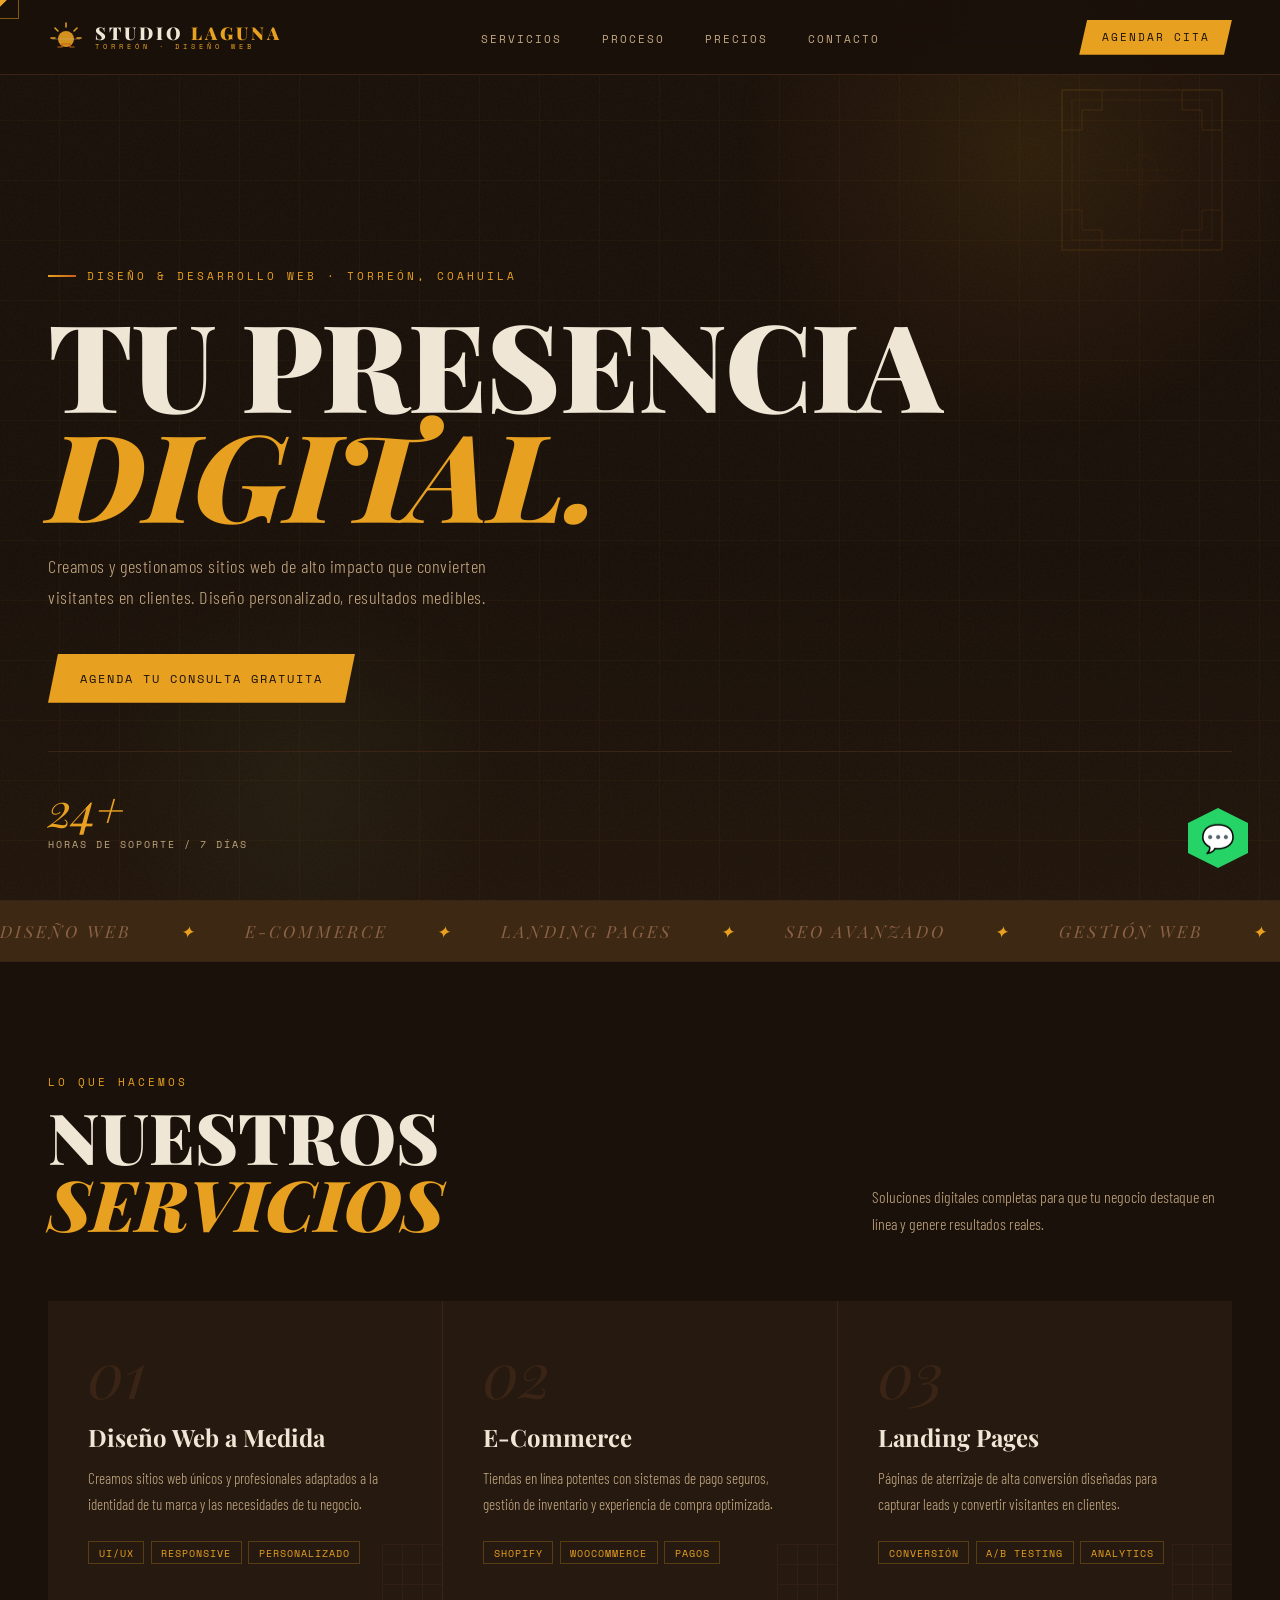
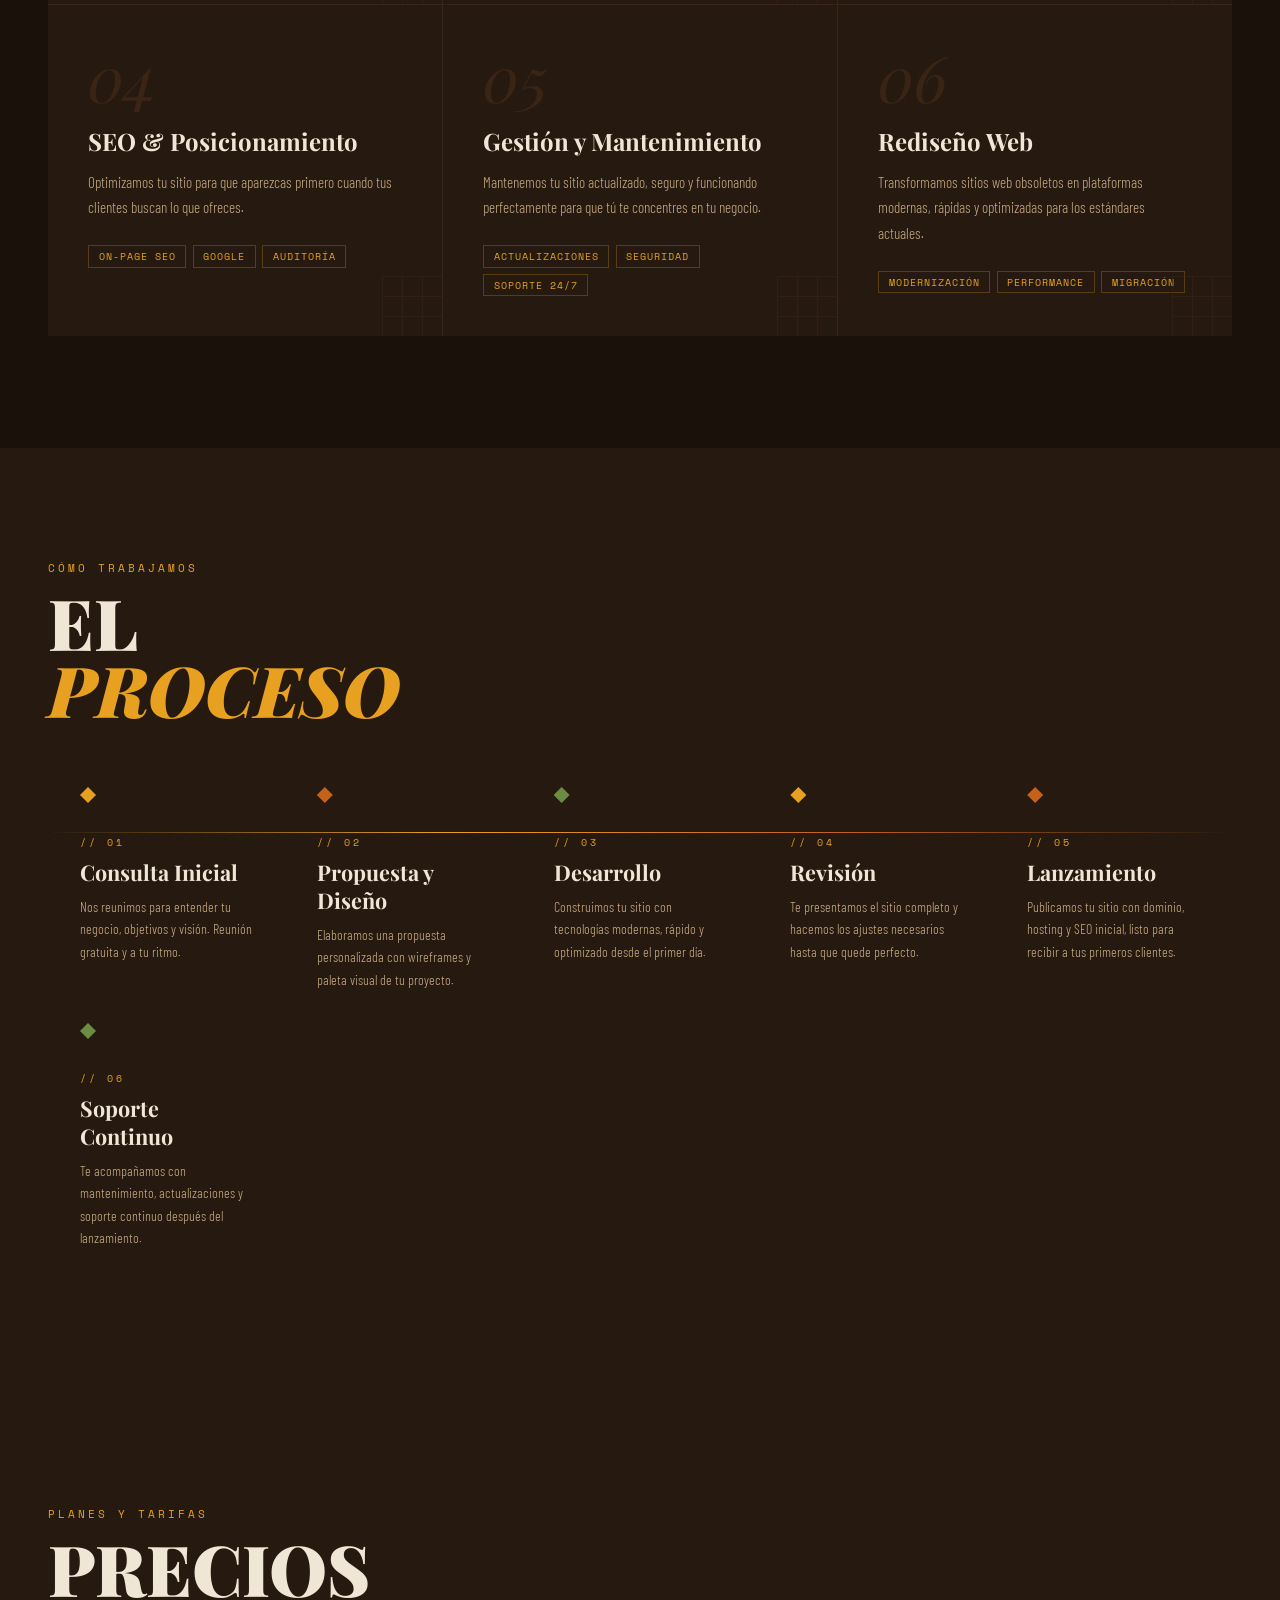
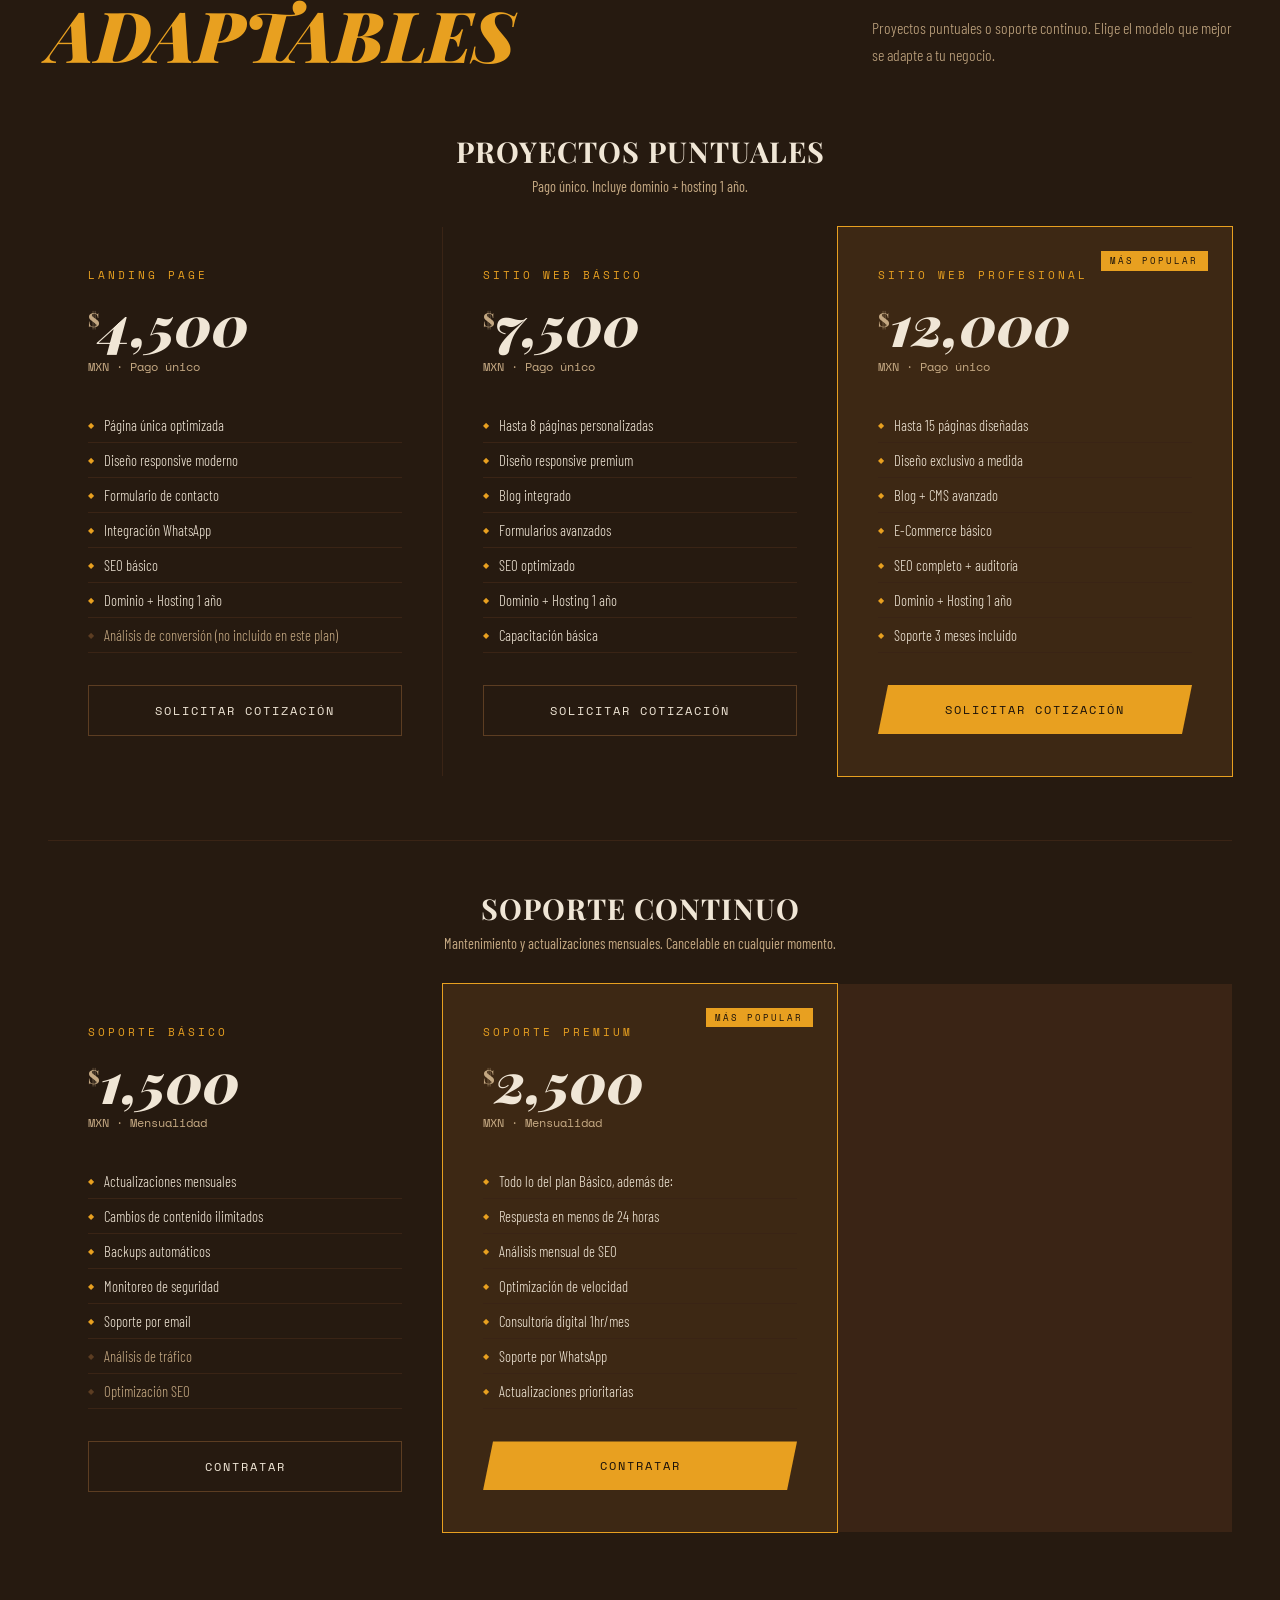
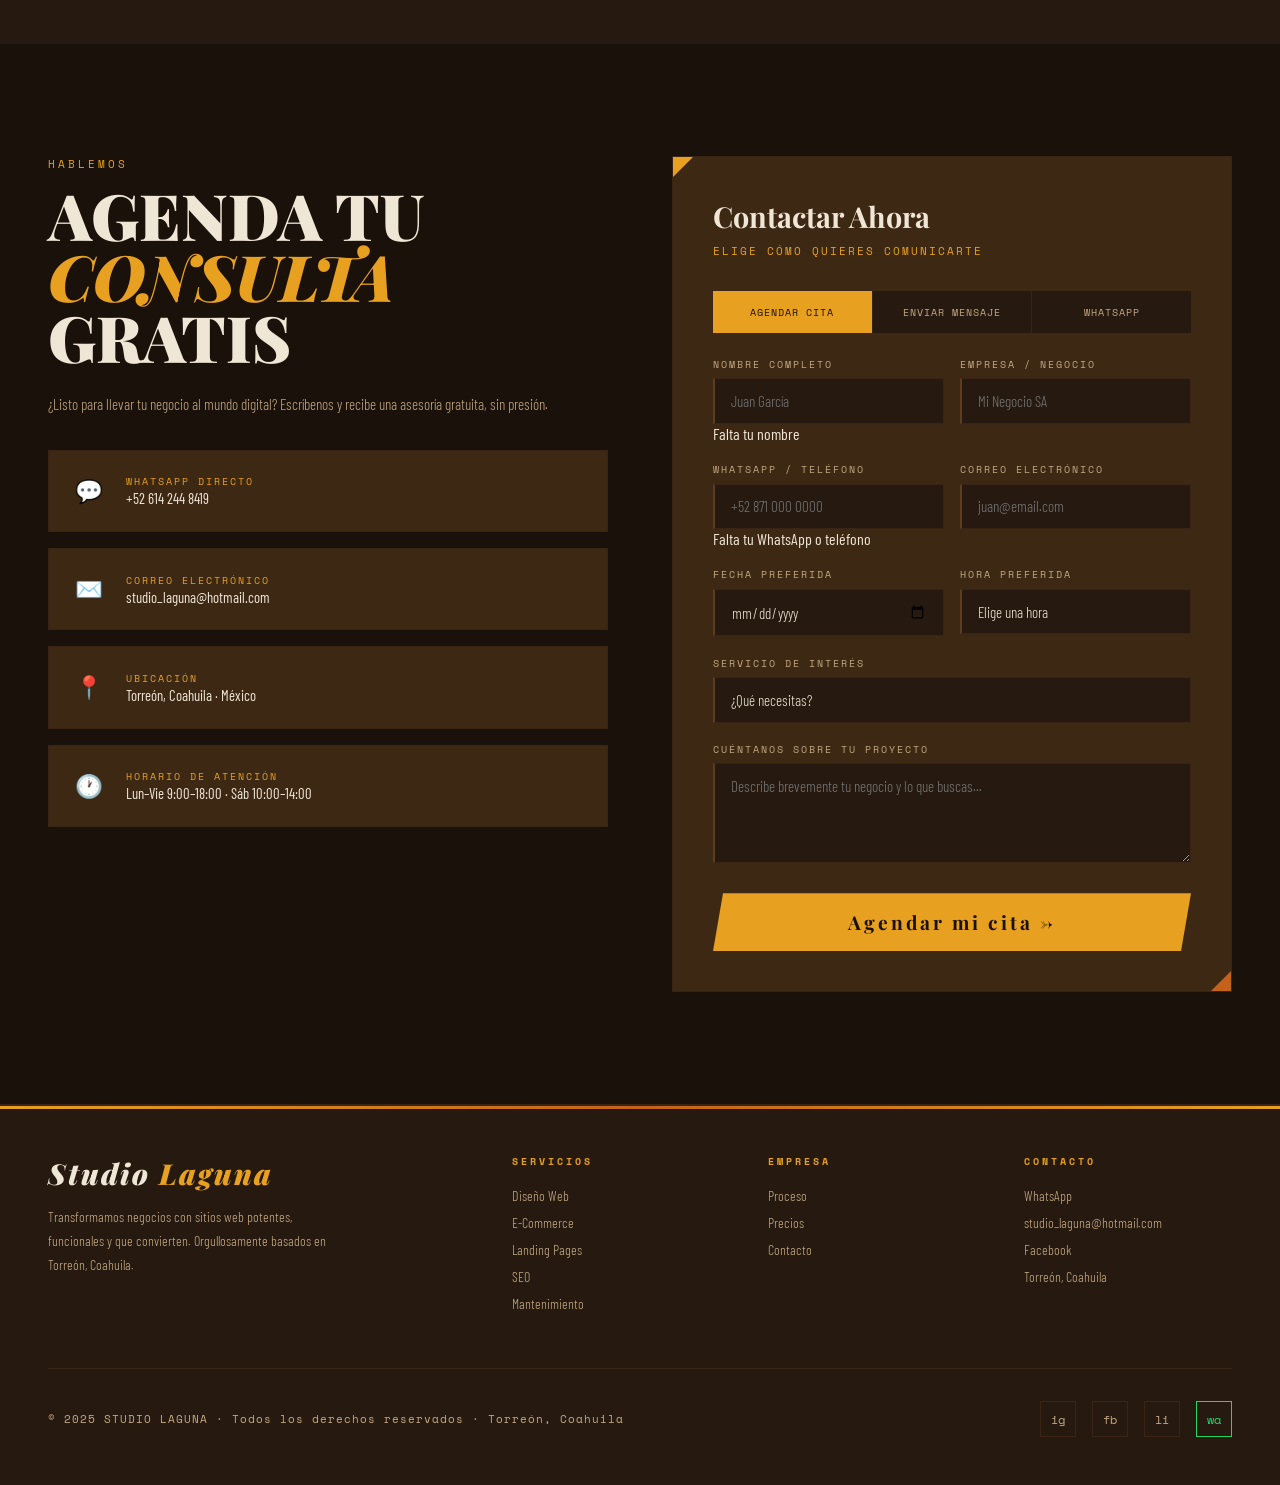
<file: index.html>
<!DOCTYPE html>
<html lang="es">
<head>
  <meta charset="UTF-8" />
  <meta name="viewport" content="width=device-width, initial-scale=1.0" />
  <title>STUDIO LAGUNA — Diseño & Gestión Web · Torreón</title>
  <link rel="shortcut icon" href="/logo-mark-128.png" type="image/x-icon">
  <link href="https://fonts.googleapis.com/css2?family=Playfair+Display:wght@700;900&family=Barlow+Condensed:wght@300;400;600;700&family=Space+Mono:wght@400;700&display=swap" rel="stylesheet">
  <link rel="stylesheet" href="/studio-laguna-styles.css"/>
  <script src="main.js" defer></script>

  <!-- PWA -->
  <link rel="manifest" href="/manifest.json">
  <meta name="theme-color" content="#1a110a">
  <link rel="apple-touch-icon" href="/icons/icon-180.png">
  <link rel="icon" type="image/png" sizes="192x192" href="/icons/icon-192.png">
  <meta name="mobile-web-app-capable" content="yes">
  <meta name="apple-mobile-web-app-capable" content="yes">
  <meta name="apple-mobile-web-app-status-bar-style" content="black-translucent">
  <meta name="apple-mobile-web-app-title" content="Studio Laguna">
</head>
<body>

  <!-- Cursor -->
  <div class="cursor" id="cursor"></div>
  <div class="cursor-ring" id="cursorRing"></div>

  <!-- NAV -->
  <nav>
    <a href="#" class="nav-logo">
      <div class="logo-mark">
        <svg viewBox="0 0 36 36" fill="none" xmlns="http://www.w3.org/2000/svg">
          <circle cx="18" cy="20" r="8" fill="#e8a020" opacity="0.9"/>
          <line x1="4" y1="20" x2="32" y2="20" stroke="#c4a882" stroke-width="1" opacity="0.5"/>
          <line x1="18" y1="4" x2="18" y2="8" stroke="#e8a020" stroke-width="1.5" stroke-linecap="round"/>
          <line x1="7" y1="9" x2="10" y2="12" stroke="#e8a020" stroke-width="1.5" stroke-linecap="round"/>
          <line x1="29" y1="9" x2="26" y2="12" stroke="#e8a020" stroke-width="1.5" stroke-linecap="round"/>
          <line x1="3" y1="19" x2="7" y2="19" stroke="#e8a020" stroke-width="1.5" stroke-linecap="round"/>
          <line x1="33" y1="19" x2="29" y2="19" stroke="#e8a020" stroke-width="1.5" stroke-linecap="round"/>
          <path d="M10 28h4v-3h8v3h4" stroke="#c4621a" stroke-width="1.2" fill="none" stroke-linecap="square"/>
        </svg>
      </div>
      <div class="logo-text-wrap">
        <span class="logo-main">Studio <span style="color:var(--sol)">Laguna</span></span>
        <span class="logo-sub">Torreón · Diseño Web</span>
      </div>
    </a>
    <ul class="nav-links">
      <li><a href="#servicios">Servicios</a></li>
      <li><a href="#proceso">Proceso</a></li>
      <li><a href="#precios">Precios</a></li>
      <li><a href="#contacto">Contacto</a></li>
    </ul>
    <button class="nav-cta" onclick="document.getElementById('contacto').scrollIntoView({behavior:'smooth'})">Agendar Cita</button>
  </nav>

  <!-- HERO -->
  <section class="hero">
    <svg class="hero-ornament" viewBox="0 0 180 180" fill="none" xmlns="http://www.w3.org/2000/svg">
      <rect x="10" y="10" width="160" height="160" stroke="#e8a020" stroke-width="1" fill="none"/>
      <rect x="20" y="20" width="140" height="140" stroke="#e8a020" stroke-width="0.5" fill="none"/>
      <path d="M10 10 h40 v20 h-20 v20 h-20 z" stroke="#e8a020" stroke-width="1" fill="none"/>
      <path d="M170 10 h-40 v20 h20 v20 h20 z" stroke="#e8a020" stroke-width="1" fill="none"/>
      <path d="M10 170 h40 v-20 h-20 v-20 h-20 z" stroke="#c4621a" stroke-width="1" fill="none"/>
      <path d="M170 170 h-40 v-20 h20 v-20 h20 z" stroke="#c4621a" stroke-width="1" fill="none"/>
      <line x1="90" y1="50" x2="90" y2="130" stroke="#e8a020" stroke-width="0.5" opacity="0.5"/>
      <line x1="50" y1="90" x2="130" y2="90" stroke="#e8a020" stroke-width="0.5" opacity="0.5"/>
      <circle cx="90" cy="90" r="15" stroke="#e8a020" stroke-width="0.5" fill="none" opacity="0.5"/>
    </svg>

    <div class="hero-glow"></div>
    <div class="hero-glow2"></div>
    <div class="hero-horizon"></div>

    <div class="hero-content">
      <div class="hero-tag">Diseño &amp; Desarrollo Web · Torreón, Coahuila</div>
      <h1>
        TU PRESENCIA
        <span class="line2">DIGITAL.</span>
      </h1>
      <p class="hero-desc">
        Creamos y gestionamos sitios web de alto impacto que convierten visitantes en clientes. Diseño personalizado, resultados medibles.
      </p>
      <div class="hero-actions">
        <!-- CAMBIO: "Agendar Consulta Gratis" → "Agenda tu consulta gratuita" -->
        <a href="#contacto" class="btn-primary">Agenda tu consulta gratuita</a>
      </div>
    </div>

    <div class="stats-strip">
      <div class="stat-item">
        <div class="stat-num" data-target="24">0</div>
        <!-- CAMBIO: "Soporte Hrs/7 Días" → "Horas de soporte / 7 días" -->
        <div class="stat-label">Horas de soporte / 7 días</div>
      </div>
    </div>
  </section>

  <!-- MARQUEE -->
  <div class="marquee-section">
    <div class="marquee-track">
      <span class="marquee-item">Diseño Web <span class="marquee-dot">✦</span></span>
      <span class="marquee-item">E-Commerce <span class="marquee-dot">✦</span></span>
      <span class="marquee-item">Landing Pages <span class="marquee-dot">✦</span></span>
      <span class="marquee-item">SEO Avanzado <span class="marquee-dot">✦</span></span>
      <span class="marquee-item">Gestión Web <span class="marquee-dot">✦</span></span>
      <span class="marquee-item">Mantenimiento <span class="marquee-dot">✦</span></span>
      <span class="marquee-item">Diseño Web <span class="marquee-dot">✦</span></span>
      <span class="marquee-item">E-Commerce <span class="marquee-dot">✦</span></span>
      <span class="marquee-item">Landing Pages <span class="marquee-dot">✦</span></span>
      <span class="marquee-item">SEO Avanzado <span class="marquee-dot">✦</span></span>
      <span class="marquee-item">Gestión Web <span class="marquee-dot">✦</span></span>
      <span class="marquee-item">Mantenimiento <span class="marquee-dot">✦</span></span>
    </div>
  </div>

  <!-- SERVICES -->
  <section class="section" id="servicios">
    <div class="section-header reveal">
      <div>
        <div class="section-tag">Lo que hacemos</div>
        <h2 class="section-title">NUESTROS<br><em>SERVICIOS</em></h2>
      </div>
      <p class="section-desc">Soluciones digitales completas para que tu negocio destaque en línea y genere resultados reales.</p>
    </div>
    <div class="services-grid reveal">
      <div class="service-card">
        <div class="service-num">01</div>
        <div class="service-name">Diseño Web a Medida</div>
        <p class="service-desc">Creamos sitios web únicos y profesionales adaptados a la identidad de tu marca y las necesidades de tu negocio.</p>
        <div class="service-tags">
          <span class="tag">UI/UX</span>
          <span class="tag">Responsive</span>
          <span class="tag">Personalizado</span>
        </div>
      </div>
      <div class="service-card">
        <div class="service-num">02</div>
        <div class="service-name">E-Commerce</div>
        <p class="service-desc">Tiendas en línea potentes con sistemas de pago seguros, gestión de inventario y experiencia de compra optimizada.</p>
        <div class="service-tags">
          <span class="tag">Shopify</span>
          <span class="tag">WooCommerce</span>
          <span class="tag">Pagos</span>
        </div>
      </div>
      <div class="service-card">
        <div class="service-num">03</div>
        <div class="service-name">Landing Pages</div>
        <p class="service-desc">Páginas de aterrizaje de alta conversión diseñadas para capturar leads y convertir visitantes en clientes.</p>
        <div class="service-tags">
          <span class="tag">Conversión</span>
          <span class="tag">A/B Testing</span>
          <span class="tag">Analytics</span>
        </div>
      </div>
      <div class="service-card">
        <div class="service-num">04</div>
        <div class="service-name">SEO &amp; Posicionamiento</div>
        <!-- CAMBIO: "Optimización para motores de búsqueda para que tus clientes te encuentren primero cuando buscan tus productos." -->
        <p class="service-desc">Optimizamos tu sitio para que aparezcas primero cuando tus clientes buscan lo que ofreces.</p>
        <div class="service-tags">
          <span class="tag">On-Page SEO</span>
          <span class="tag">Google</span>
          <span class="tag">Auditoría</span>
        </div>
      </div>
      <div class="service-card">
        <div class="service-num">05</div>
        <div class="service-name">Gestión y Mantenimiento</div>
        <p class="service-desc">Mantenemos tu sitio actualizado, seguro y funcionando perfectamente para que tú te concentres en tu negocio.</p>
        <div class="service-tags">
          <span class="tag">Actualizaciones</span>
          <span class="tag">Seguridad</span>
          <span class="tag">Soporte 24/7</span>
        </div>
      </div>
      <div class="service-card">
        <div class="service-num">06</div>
        <div class="service-name">Rediseño Web</div>
        <p class="service-desc">Transformamos sitios web obsoletos en plataformas modernas, rápidas y optimizadas para los estándares actuales.</p>
        <div class="service-tags">
          <span class="tag">Modernización</span>
          <span class="tag">Performance</span>
          <span class="tag">Migración</span>
        </div>
      </div>
    </div>
  </section>

  <!-- PROCESO -->
  <section class="section process-section" id="proceso">
    <div class="section-header reveal">
      <div>
        <div class="section-tag">Cómo trabajamos</div>
        <h2 class="section-title">EL<br><em>PROCESO</em></h2>
      </div>
    </div>
    <div class="process-steps reveal">
      <div class="step">
        <div class="step-dot"></div>
        <div class="step-num">// 01</div>
        <div class="step-title">Consulta Inicial</div>
        <!-- CAMBIO: "Sin costo, sin compromiso." → positivo -->
        <p class="step-desc">Nos reunimos para entender tu negocio, objetivos y visión. Reunión gratuita y a tu ritmo.</p>
      </div>
      <div class="step">
        <div class="step-dot" style="background:var(--cobre); box-shadow: 0 0 20px rgba(196,98,26,0.6)"></div>
        <div class="step-num">// 02</div>
        <div class="step-title">Propuesta y Diseño</div>
        <p class="step-desc">Elaboramos una propuesta personalizada con wireframes y paleta visual de tu proyecto.</p>
      </div>
      <div class="step">
        <div class="step-dot" style="background:var(--mezcal); box-shadow: 0 0 20px rgba(107,140,66,0.6)"></div>
        <div class="step-num">// 03</div>
        <div class="step-title">Desarrollo</div>
        <p class="step-desc">Construimos tu sitio con tecnologías modernas, rápido y optimizado desde el primer día.</p>
      </div>
      <div class="step">
        <div class="step-dot"></div>
        <div class="step-num">// 04</div>
        <div class="step-title">Revisión</div>
        <p class="step-desc">Te presentamos el sitio completo y hacemos los ajustes necesarios hasta que quede perfecto.</p>
      </div>
      <div class="step">
        <div class="step-dot" style="background:var(--cobre); box-shadow: 0 0 20px rgba(196,98,26,0.6)"></div>
        <div class="step-num">// 05</div>
        <div class="step-title">Lanzamiento</div>
        <!-- CAMBIO: "lista para conquistar" → específico y con concordancia corregida -->
        <p class="step-desc">Publicamos tu sitio con dominio, hosting y SEO inicial, listo para recibir a tus primeros clientes.</p>
      </div>
      <div class="step">
        <div class="step-dot" style="background:var(--mezcal); box-shadow: 0 0 20px rgba(107,140,66,0.6)"></div>
        <div class="step-num">// 06</div>
        <div class="step-title">Soporte Continuo</div>
        <!-- CAMBIO: "nunca estés solo" → encuadre positivo y específico -->
        <p class="step-desc">Te acompañamos con mantenimiento, actualizaciones y soporte continuo después del lanzamiento.</p>
      </div>
    </div>
  </section>

  <!-- PRICING -->
  <section class="section" id="precios" style="background: var(--bg2);">
    <div class="section-header reveal">
      <div>
        <div class="section-tag">Planes y Tarifas</div>
        <h2 class="section-title">PRECIOS<br><em>ADAPTABLES</em></h2>
      </div>
      <p class="section-desc">Proyectos puntuales o soporte continuo. Elige el modelo que mejor se adapte a tu negocio.</p>
    </div>

    <!-- PROYECTOS PUNTUALES -->
    <div style="margin-bottom: 3rem;">
      <div style="text-align: center; margin-bottom: 2rem;">
        <h3 style="font-family: var(--font-display); font-size: 1.8rem; letter-spacing: 1px; margin-bottom: 0.5rem;">PROYECTOS PUNTUALES</h3>
        <p style="color: var(--muted); font-size: 0.9rem;">Pago único. Incluye dominio + hosting 1 año.</p>
      </div>
      <div class="pricing-grid reveal">
        <div class="price-card">
          <div class="price-plan">Landing Page</div>
          <div class="price-amount"><sup>$</sup>4,500</div>
          <div class="price-period">MXN · Pago único</div>
          <ul class="price-features">
            <li class="included">Página única optimizada</li>
            <li class="included">Diseño responsive moderno</li>
            <li class="included">Formulario de contacto</li>
            <li class="included">Integración WhatsApp</li>
            <li class="included">SEO básico</li>
            <li class="included">Dominio + Hosting 1 año</li>
            <!-- CAMBIO: explicitar que no está incluido en este plan -->
            <li>Análisis de conversión (no incluido en este plan)</li>
          </ul>
          <!-- CAMBIO: "CONSULTAR" → accionable -->
          <a href="#contacto" class="btn-outline" style="display:block; text-align:center;">Solicitar cotización</a>
        </div>
        <div class="price-card">
          <div class="price-plan">Sitio Web Básico</div>
          <div class="price-amount"><sup>$</sup>7,500</div>
          <div class="price-period">MXN · Pago único</div>
          <ul class="price-features">
            <li class="included">Hasta 8 páginas personalizadas</li>
            <li class="included">Diseño responsive premium</li>
            <li class="included">Blog integrado</li>
            <li class="included">Formularios avanzados</li>
            <li class="included">SEO optimizado</li>
            <li class="included">Dominio + Hosting 1 año</li>
            <li class="included">Capacitación básica</li>
          </ul>
          <!-- CAMBIO: "CONSULTAR" → accionable -->
          <a href="#contacto" class="btn-outline" style="display:block; text-align:center;">Solicitar cotización</a>
        </div>
        <div class="price-card featured">
          <div class="price-plan">Sitio Web Profesional</div>
          <div class="price-amount"><sup>$</sup>12,000</div>
          <div class="price-period">MXN · Pago único</div>
          <ul class="price-features">
            <li class="included">Hasta 15 páginas diseñadas</li>
            <li class="included">Diseño exclusivo a medida</li>
            <li class="included">Blog + CMS avanzado</li>
            <li class="included">E-Commerce básico</li>
            <li class="included">SEO completo + auditoría</li>
            <li class="included">Dominio + Hosting 1 año</li>
            <li class="included">Soporte 3 meses incluido</li>
          </ul>
          <!-- CAMBIO: "CONSULTAR" → accionable -->
          <a href="#contacto" class="btn-primary" style="display:block; text-align:center;">Solicitar cotización</a>
        </div>
      </div>
    </div>

    <!-- SOPORTE Y MANTENIMIENTO MENSUAL -->
    <div style="margin-top: 4rem; padding-top: 3rem; border-top: 1px solid var(--border);">
      <div style="text-align: center; margin-bottom: 2rem;">
        <h3 style="font-family: var(--font-display); font-size: 1.8rem; letter-spacing: 1px; margin-bottom: 0.5rem;">SOPORTE CONTINUO</h3>
        <p style="color: var(--muted); font-size: 0.9rem;">Mantenimiento y actualizaciones mensuales. Cancelable en cualquier momento.</p>
      </div>
      <div class="pricing-grid reveal" style="grid-template-columns: repeat(auto-fill, minmax(320px, 1fr));">
        <div class="price-card">
          <div class="price-plan">Soporte Básico</div>
          <div class="price-amount"><sup>$</sup>1,500</div>
          <div class="price-period">MXN · Mensualidad</div>
          <ul class="price-features">
            <li class="included">Actualizaciones mensuales</li>
            <li class="included">Cambios de contenido ilimitados</li>
            <li class="included">Backups automáticos</li>
            <li class="included">Monitoreo de seguridad</li>
            <li class="included">Soporte por email</li>
            <li>Análisis de tráfico</li>
            <li>Optimización SEO</li>
          </ul>
          <a href="#contacto" class="btn-outline" style="display:block; text-align:center;">CONTRATAR</a>
        </div>
        <div class="price-card featured">
          <div class="price-plan">Soporte Premium</div>
          <div class="price-amount"><sup>$</sup>2,500</div>
          <div class="price-period">MXN · Mensualidad</div>
          <ul class="price-features">
            <!-- CAMBIO: "Todo de Soporte Básico +" → gramática correcta -->
            <li class="included">Todo lo del plan Básico, además de:</li>
            <!-- CAMBIO: "Respuesta en máximo 24hrs" → encuadre positivo -->
            <li class="included">Respuesta en menos de 24 horas</li>
            <li class="included">Análisis mensual de SEO</li>
            <li class="included">Optimización de velocidad</li>
            <li class="included">Consultoría digital 1hr/mes</li>
            <li class="included">Soporte por WhatsApp</li>
            <li class="included">Actualizaciones prioritarias</li>
          </ul>
          <a href="#contacto" class="btn-primary" style="display:block; text-align:center;">CONTRATAR</a>
        </div>
      </div>
    </div>
  </section>

  <!-- CONTACT -->
  <section class="section contact-section" id="contacto">
    <div class="contact-grid">
      <div class="contact-info reveal">
        <div class="section-tag">Hablemos</div>
        <h2>AGENDA TU<br><em>CONSULTA</em><br>GRATIS</h2>
        <!-- CAMBIO: "sin costo ni compromiso" → encuadre positivo -->
        <p>¿Listo para llevar tu negocio al mundo digital? Escríbenos y recibe una asesoría gratuita, sin presión.</p>
        <div class="contact-methods">
          <a href="https://wa.me/526142448419?text=Hola!%20Me%20interesa%20información%20sobre%20sus%20servicios%20de%20diseño%20web" target="_blank" class="contact-method">
            <div class="method-icon">💬</div>
            <div class="method-info">
              <div class="method-label">WhatsApp Directo</div>
              <div class="method-value">+52 614 244 8419</div>
            </div>
          </a>
          <a href="mailto:studio_laguna@hotmail.com" class="contact-method">
            <div class="method-icon">✉️</div>
            <div class="method-info">
              <div class="method-label">Correo Electrónico</div>
              <div class="method-value">studio_laguna@hotmail.com</div>
            </div>
          </a>
          <div class="contact-method" style="cursor:default;">
            <div class="method-icon">📍</div>
            <div class="method-info">
              <div class="method-label">Ubicación</div>
              <div class="method-value">Torreón, Coahuila · México</div>
            </div>
          </div>
          <div class="contact-method" style="cursor:default;">
            <div class="method-icon">🕐</div>
            <div class="method-info">
              <div class="method-label">Horario de Atención</div>
              <div class="method-value">Lun–Vie 9:00–18:00 · Sáb 10:00–14:00</div>
            </div>
          </div>
        </div>
      </div>

      <div class="form-container reveal">
        <div id="formWrapper">
          <div class="form-title">Contactar Ahora</div>
          <div class="form-subtitle">Elige cómo quieres comunicarte</div>
          <div class="form-tabs">
            <button class="form-tab active" onclick="switchTab('cita', this)">Agendar Cita</button>
            <button class="form-tab" onclick="switchTab('mensaje', this)">Enviar Mensaje</button>
            <button class="form-tab" onclick="switchTab('whatsapp', this)">WhatsApp</button>
          </div>

          <!-- CITA -->
          <div class="tab-content active" id="tab-cita">
            <div class="form-row">
              <div class="form-group">
                <label for="nombre-cita">Nombre completo</label>
                <input type="text" id="nombre-cita" placeholder="Juan García" />
                <!-- CAMBIO: validación en línea en lugar de alert() -->
                <span class="field-error" id="error-nombre-cita">Falta tu nombre</span>
              </div>
              <div class="form-group">
                <label for="empresa">Empresa / Negocio</label>
                <input type="text" id="empresa" placeholder="Mi Negocio SA" />
              </div>
            </div>
            <div class="form-row">
              <div class="form-group">
                <label for="tel-cita">WhatsApp / Teléfono</label>
                <input type="tel" id="tel-cita" placeholder="+52 871 000 0000" />
                <!-- CAMBIO: validación en línea en lugar de alert() -->
                <span class="field-error" id="error-tel-cita">Falta tu WhatsApp o teléfono</span>
              </div>
              <div class="form-group">
                <label for="email-cita">Correo electrónico</label>
                <input type="email" id="email-cita" placeholder="juan@email.com" />
              </div>
            </div>
            <div class="form-row">
              <div class="form-group">
                <label for="fecha">Fecha preferida</label>
                <input type="date" id="fecha" />
              </div>
              <div class="form-group">
                <label for="hora">Hora preferida</label>
                <!-- CAMBIO: "Selecciona un horario" → "Elige una hora" -->
                <select id="hora">
                  <option value="">Elige una hora</option>
                  <option>09:00 - 10:00</option>
                  <option>10:00 - 11:00</option>
                  <option>11:00 - 12:00</option>
                  <option>12:00 - 13:00</option>
                  <option>14:00 - 15:00</option>
                  <option>15:00 - 16:00</option>
                  <option>16:00 - 17:00</option>
                  <option>17:00 - 18:00</option>
                </select>
              </div>
            </div>
            <div class="form-group">
              <label for="servicio">Servicio de interés</label>
              <select id="servicio">
                <option value="">¿Qué necesitas?</option>
                <option>Diseño web desde cero</option>
                <!-- CAMBIO: "Tienda en línea (E-Commerce)" → sin paréntesis técnico -->
                <option>Tienda en línea</option>
                <option>Landing Page</option>
                <option>Rediseño de sitio existente</option>
                <option>SEO y posicionamiento</option>
                <option>Mantenimiento web</option>
                <option>No estoy seguro aún</option>
              </select>
            </div>
            <div class="form-group">
              <label for="notas-cita">Cuéntanos sobre tu proyecto</label>
              <textarea id="notas-cita" placeholder="Describe brevemente tu negocio y lo que buscas..."></textarea>
            </div>
            <!-- CAMBIO: "AGENDAR CITA →" → calidez y personificación -->
            <button class="btn-submit" onclick="submitForm('cita')">Agendar mi cita →</button>
          </div>

          <!-- MENSAJE -->
          <div class="tab-content" id="tab-mensaje">
            <div class="form-row">
              <div class="form-group">
                <label for="nombre-msg">Tu nombre</label>
                <input type="text" id="nombre-msg" placeholder="Juan García" />
                <!-- CAMBIO: validación en línea -->
                <span class="field-error" id="error-nombre-msg">Falta tu nombre</span>
              </div>
              <div class="form-group">
                <label for="email-msg">Correo electrónico</label>
                <input type="email" id="email-msg" placeholder="juan@email.com" />
              </div>
            </div>
            <div class="form-group">
              <label for="asunto">Asunto</label>
              <select id="asunto">
                <option value="">Tema del mensaje</option>
                <option>Cotización de proyecto</option>
                <option>Información de planes</option>
                <option>Soporte técnico</option>
                <option>Asociación o alianza</option>
                <!-- CAMBIO: "Otro" → orientado al usuario -->
                <option>Otro tema (especifícalo en el mensaje)</option>
              </select>
            </div>
            <div class="form-group">
              <label for="mensaje">Mensaje</label>
              <!-- CAMBIO: placeholder con pista de contenido esperado -->
              <textarea id="mensaje" style="min-height:130px;" placeholder="Cuéntanos qué necesitas y en qué plazo lo necesitas"></textarea>
              <!-- CAMBIO: validación en línea -->
              <span class="field-error" id="error-mensaje">Falta tu mensaje</span>
            </div>
            <button class="btn-submit" onclick="submitForm('mensaje')">ENVIAR MENSAJE →</button>
          </div>

          <!-- WHATSAPP -->
          <div class="tab-content" id="tab-whatsapp">
            <div style="text-align:center; padding: 1rem 0 2rem;">
              <div style="font-size:4rem; margin-bottom:1rem;">💬</div>
              <h3 style="font-family:var(--font-display); font-size:1.8rem; font-style:italic; margin-bottom:0.5rem;">Escríbenos por WhatsApp</h3>
              <!-- CAMBIO: eliminar doble promesa contradictoria; alinear con texto de apoyo inferior -->
              <p style="color:var(--muted); font-size:0.9rem; margin-bottom:2rem; line-height:1.6;">
                Respondemos en menos de 1 hora durante horario de atención. Escríbenos y resolvemos tus dudas.
              </p>
            </div>
            <div class="form-group">
              <label for="wa-nombre">Tu nombre (opcional)</label>
              <input type="text" id="wa-nombre" placeholder="¿Cómo te llamas?" />
            </div>
            <div class="form-group">
              <label for="wa-interes">¿Qué necesitas?</label>
              <select id="wa-interes">
                <!-- CAMBIO: "Información general" → específico -->
                <option value="información sobre servicios y precios">Información sobre servicios y precios</option>
                <option value="cotización para diseño web">Cotización de diseño web</option>
                <option value="cotización para tienda en línea">Tienda en línea</option>
                <option value="cotización para landing page">Landing Page</option>
                <option value="mantenimiento de mi sitio web">Mantenimiento web</option>
                <option value="agendar una consulta gratuita">Agendar consulta</option>
              </select>
            </div>
            <a id="btn-wa" href="#" target="_blank" class="btn-whatsapp" onclick="openWhatsApp(event)">
              <svg width="24" height="24" viewBox="0 0 24 24" fill="white"><path d="M17.472 14.382c-.297-.149-1.758-.867-2.03-.967-.273-.099-.471-.148-.67.15-.197.297-.767.966-.94 1.164-.173.199-.347.223-.644.075-.297-.15-1.255-.463-2.39-1.475-.883-.788-1.48-1.761-1.653-2.059-.173-.297-.018-.458.13-.606.134-.133.298-.347.446-.52.149-.174.198-.298.298-.497.099-.198.05-.371-.025-.52-.075-.149-.669-1.612-.916-2.207-.242-.579-.487-.5-.669-.51-.173-.008-.371-.01-.57-.01-.198 0-.52.074-.792.372-.272.297-1.04 1.016-1.04 2.479 0 1.462 1.065 2.875 1.213 3.074.149.198 2.096 3.2 5.077 4.487.709.306 1.262.489 1.694.625.712.227 1.36.195 1.871.118.571-.085 1.758-.719 2.006-1.413.248-.694.248-1.289.173-1.413-.074-.124-.272-.198-.57-.347m-5.421 7.403h-.004a9.87 9.87 0 01-5.031-1.378l-.361-.214-3.741.982.998-3.648-.235-.374a9.86 9.86 0 01-1.51-5.26c.001-5.45 4.436-9.884 9.888-9.884 2.64 0 5.122 1.03 6.988 2.898a9.825 9.825 0 012.893 6.994c-.003 5.45-4.437 9.884-9.885 9.884m8.413-18.297A11.815 11.815 0 0012.05 0C5.495 0 .16 5.335.157 11.892c0 2.096.547 4.142 1.588 5.945L.057 24l6.305-1.654a11.882 11.882 0 005.683 1.448h.005c6.554 0 11.89-5.335 11.893-11.893a11.821 11.821 0 00-3.48-8.413Z"/></svg>
              ABRIR WHATSAPP
            </a>
            <p style="text-align:center; font-family:var(--font-mono); font-size:0.65rem; color:var(--muted); margin-top:1rem; letter-spacing:1px;">
              +52 6142448419 · Respuesta en menos de 1 hora
            </p>
          </div>
        </div>

        <div class="success-msg" id="successMsg">
          <div class="success-icon">✅</div>
          <h3>Mensaje Enviado</h3>
          <!-- CAMBIO: especificar canal de respuesta; añadir "hábiles" -->
          <p>Gracias por contactarnos. Te escribiremos al correo o WhatsApp que nos compartiste en menos de 24 horas hábiles.</p>
          <br>
          <!-- CAMBIO: "Enviar otro mensaje" → orientado a la acción real -->
          <button class="btn-outline" onclick="resetForm()" style="width:100%;">Enviar otra solicitud</button>
        </div>
      </div>
    </div>
  </section>

  <!-- FOOTER -->
  <footer>
    <div class="footer-grid">
      <div class="footer-brand">
        <div class="brand-name">Studio <span>Laguna</span></div>
        <!-- CAMBIO: "presencias digitales" → "sitios web" -->
        <p>Transformamos negocios con sitios web potentes, funcionales y que convierten. Orgullosamente basados en Torreón, Coahuila.</p>
      </div>
      <div class="footer-col">
        <h4>Servicios</h4>
        <ul>
          <li><a href="#servicios">Diseño Web</a></li>
          <li><a href="#servicios">E-Commerce</a></li>
          <li><a href="#servicios">Landing Pages</a></li>
          <li><a href="#servicios">SEO</a></li>
          <li><a href="#servicios">Mantenimiento</a></li>
        </ul>
      </div>
      <div class="footer-col">
        <h4>Empresa</h4>
        <ul>
          <li><a href="#proceso">Proceso</a></li>
          <li><a href="#precios">Precios</a></li>
          <li><a href="#contacto">Contacto</a></li>
        </ul>
      </div>
      <div class="footer-col">
        <h4>Contacto</h4>
        <ul>
          <li><a href="https://wa.me/526142448419" target="_blank">WhatsApp</a></li>
          <li><a href="mailto:studio_laguna@hotmail.com">studio_laguna@hotmail.com</a></li>
          <li><a href="https://www.facebook.com/profile.php?id=61589472718955" target="_blank">Facebook</a></li>
          <li><a href="#">Torreón, Coahuila</a></li>
        </ul>
      </div>
    </div>
    <div class="footer-bottom">
      <p>© 2025 STUDIO LAGUNA · Todos los derechos reservados · Torreón, Coahuila</p>
      <div class="social-links">
        <a href="#" class="social-link">ig</a>
        <a href="#" class="social-link">fb</a>
        <a href="#" class="social-link">li</a>
        <a href="https://wa.me/52614244848419" target="_blank" class="social-link" style="border-color:#25D366;color:#25D366;">wa</a>
      </div>
    </div>
  </footer>

  <!-- Floating WhatsApp -->
  <a href="https://wa.me/526142448419?text=Hola!%20Me%20interesa%20información%20sobre%20sus%20servicios%20de%20diseño%20web"
     target="_blank" class="whatsapp-float">
    <span class="wa-tooltip">Escríbenos ahora</span>
    💬
  </a>

  <!-- Floating Install App (aparece solo si el navegador ofrece instalación) -->
  <button id="installBtn" class="install-float" style="display:none;" aria-label="Instalar app">
    <span class="wa-tooltip">Instalar app</span>
    ⬇
  </button>

  <script>
    /* ── PWA: registro de service worker ──────────── */
    if ('serviceWorker' in navigator) {
      window.addEventListener('load', () => {
        navigator.serviceWorker.register('/service-worker.js').catch(err => console.error('SW error:', err));
      });
    }

    /* ── PWA: botón de instalación personalizado ──── */
    let deferredPrompt;
    const installBtn = document.getElementById('installBtn');

    window.addEventListener('beforeinstallprompt', (e) => {
      e.preventDefault();
      deferredPrompt = e;
      installBtn.style.display = 'flex';
    });

    installBtn.addEventListener('click', async () => {
      if (!deferredPrompt) return;
      installBtn.style.display = 'none';
      deferredPrompt.prompt();
      await deferredPrompt.userChoice;
      deferredPrompt = null;
    });

    window.addEventListener('appinstalled', () => {
      installBtn.style.display = 'none';
      deferredPrompt = null;
    });
  </script>

</body>
</html>
</file>
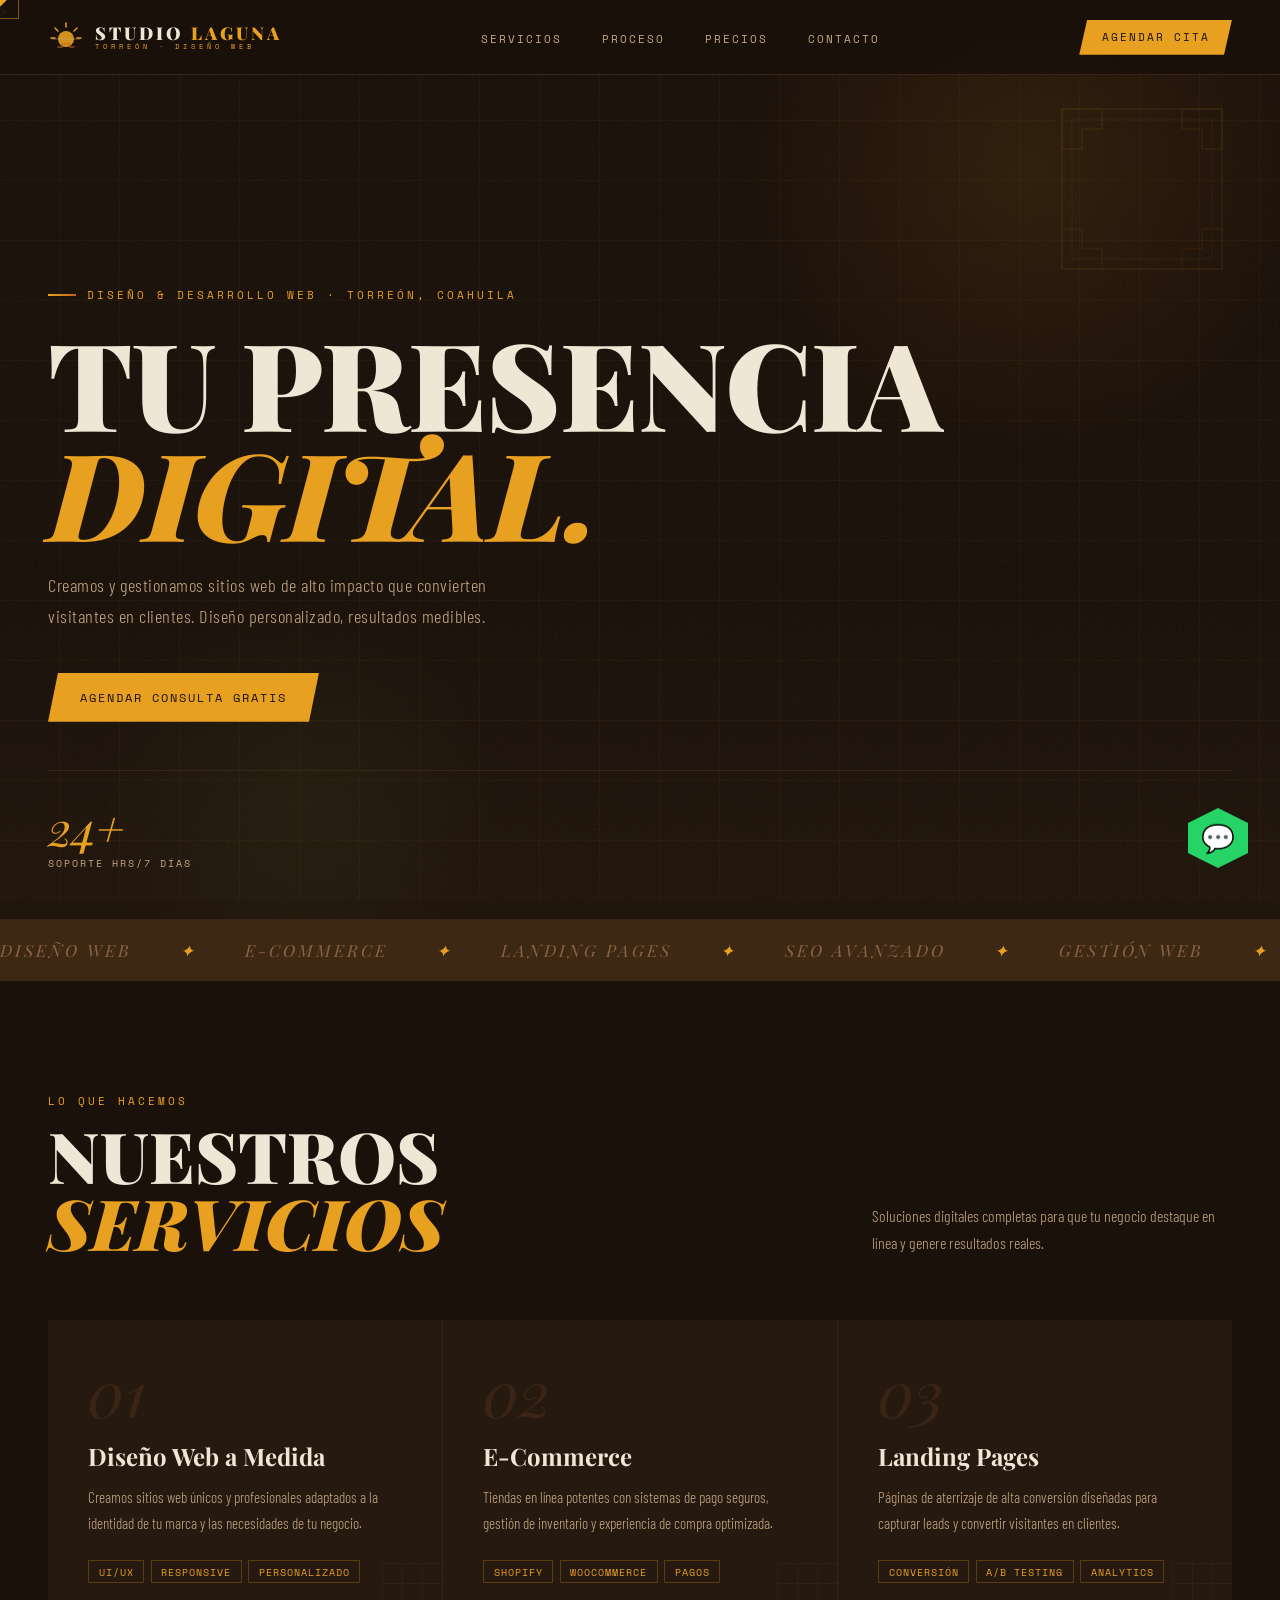
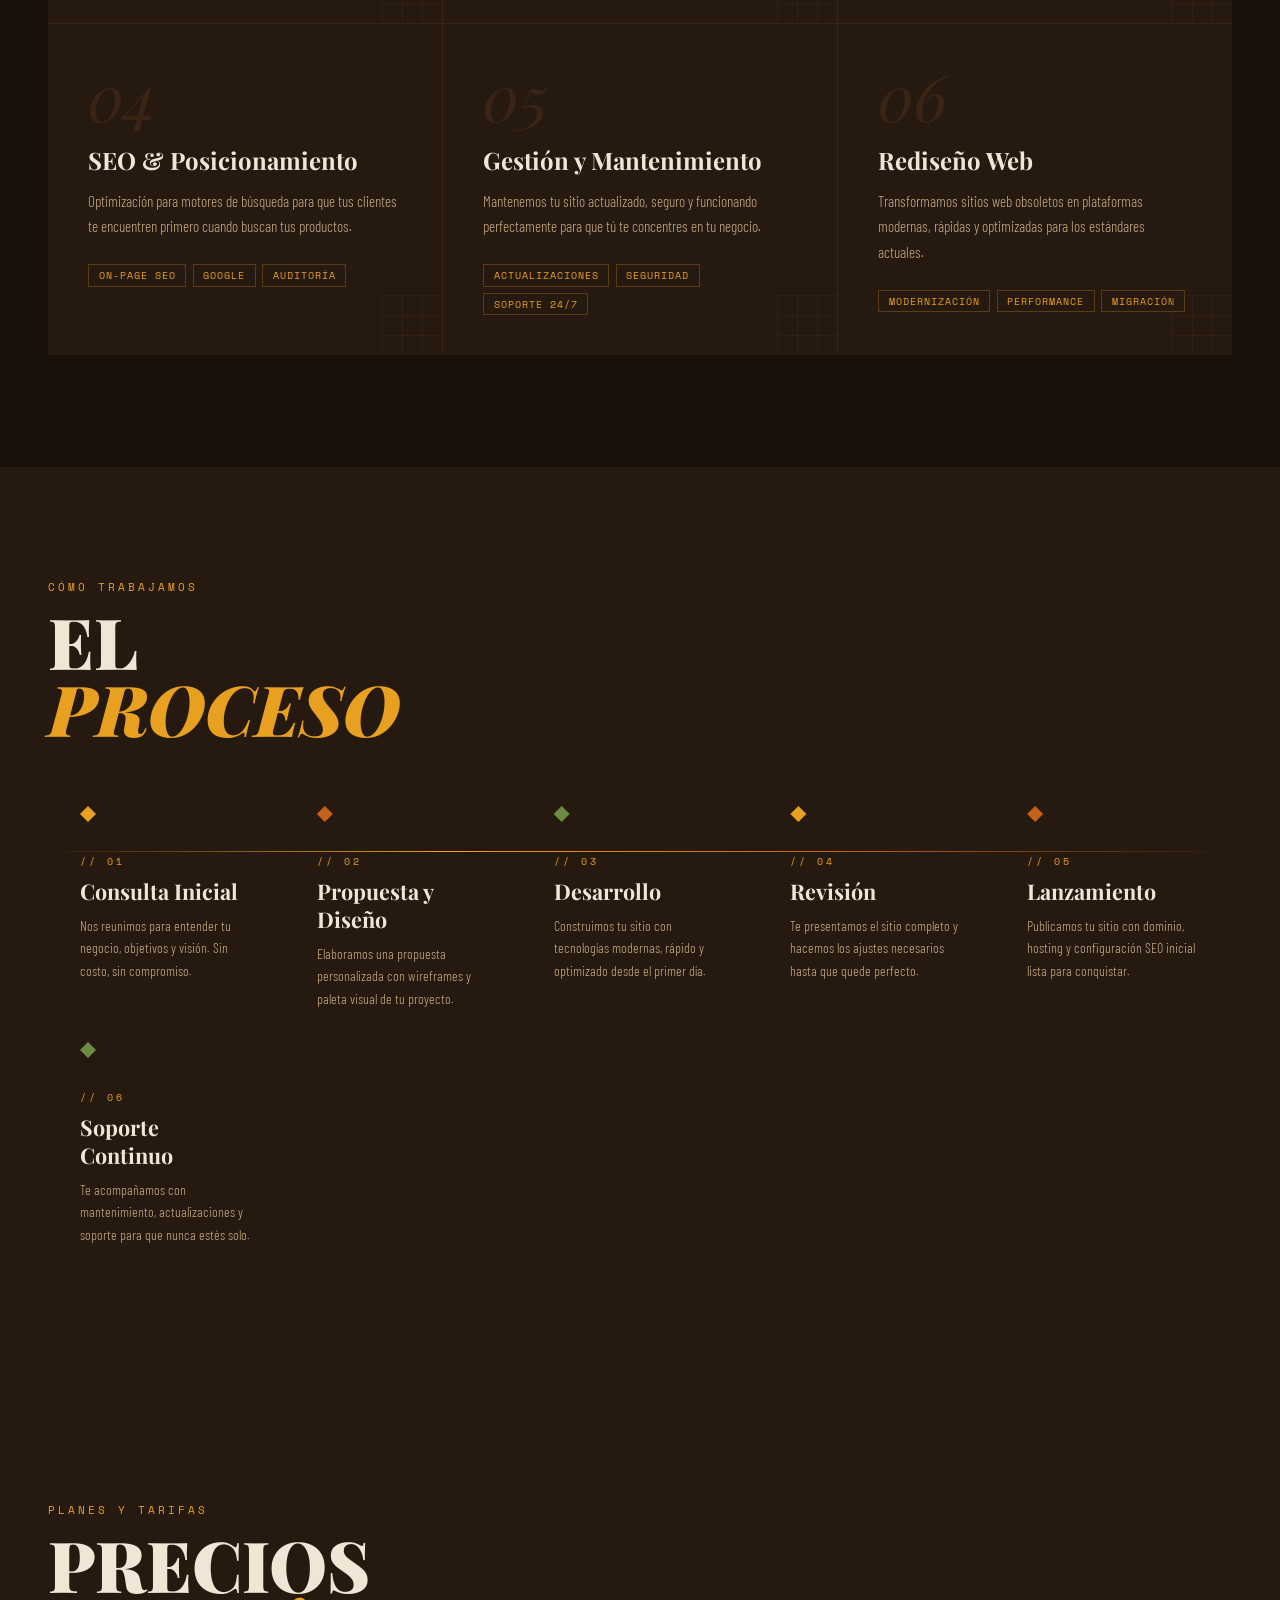
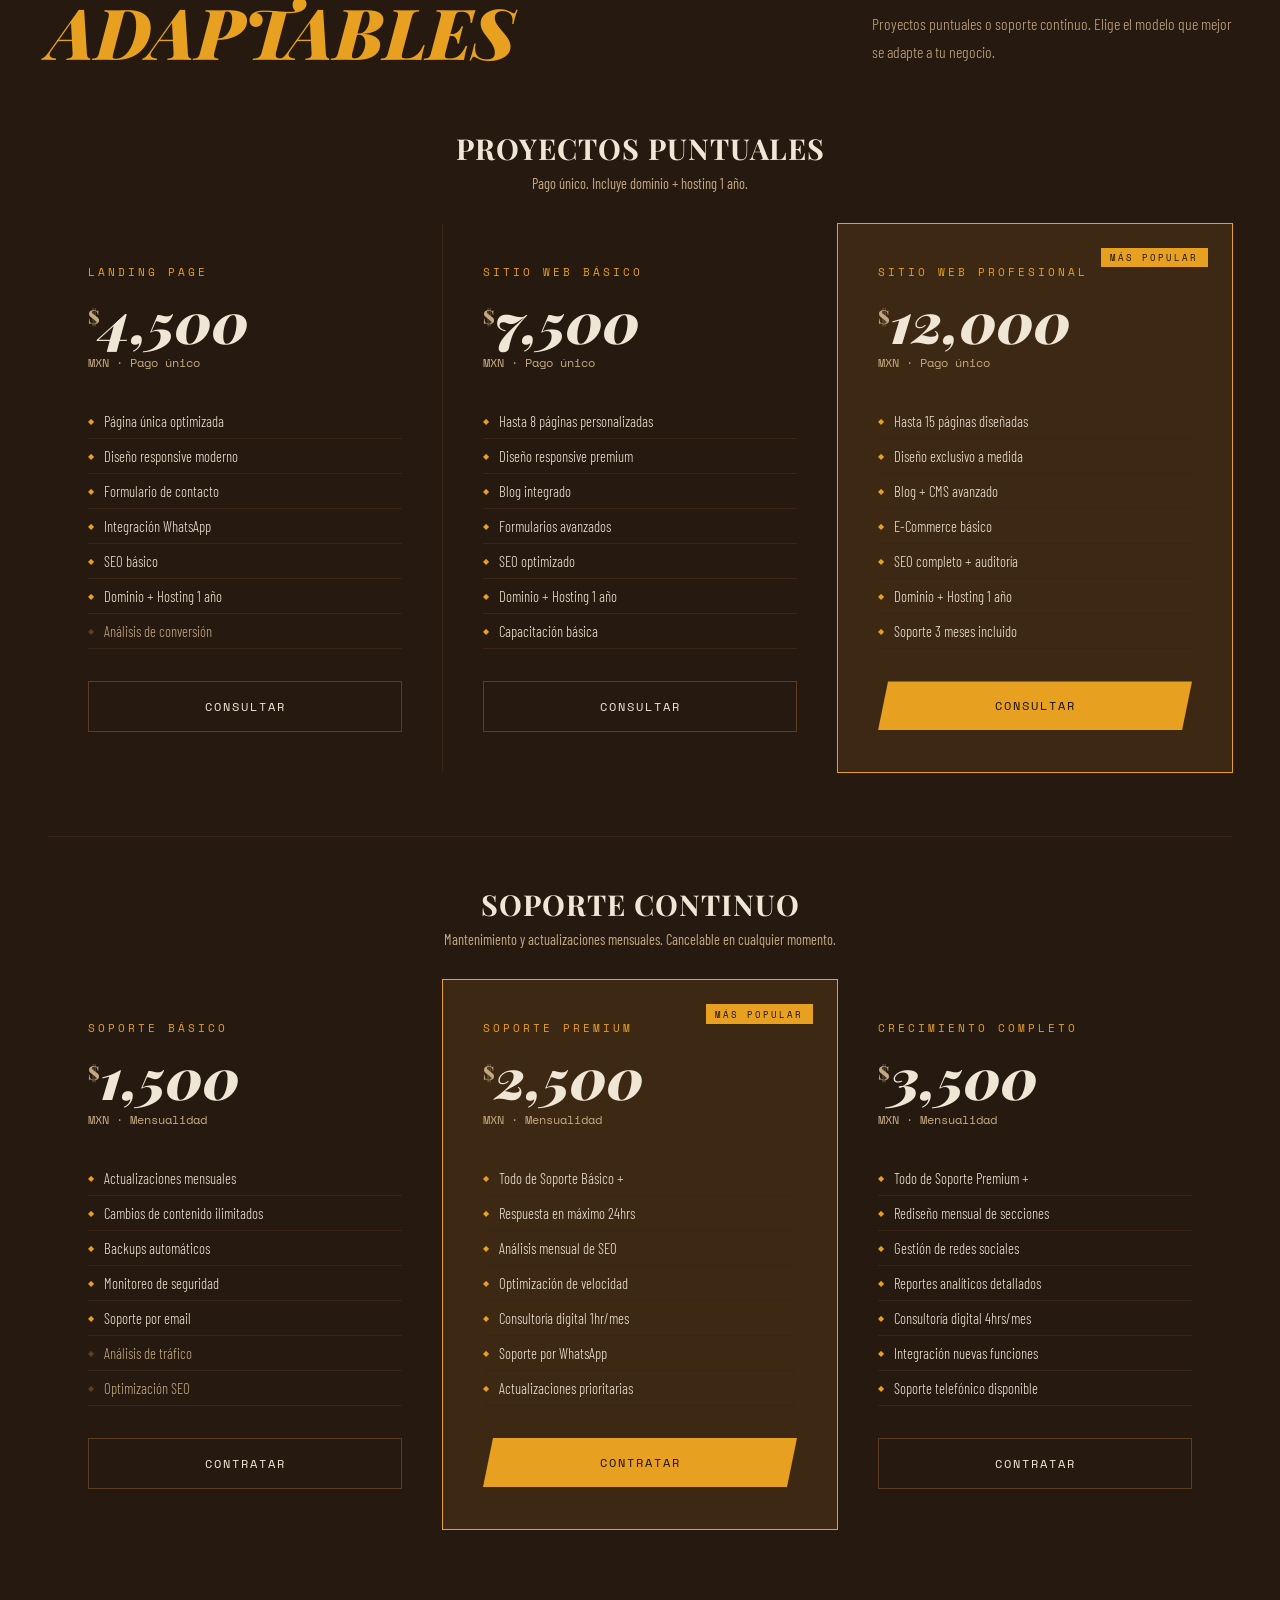
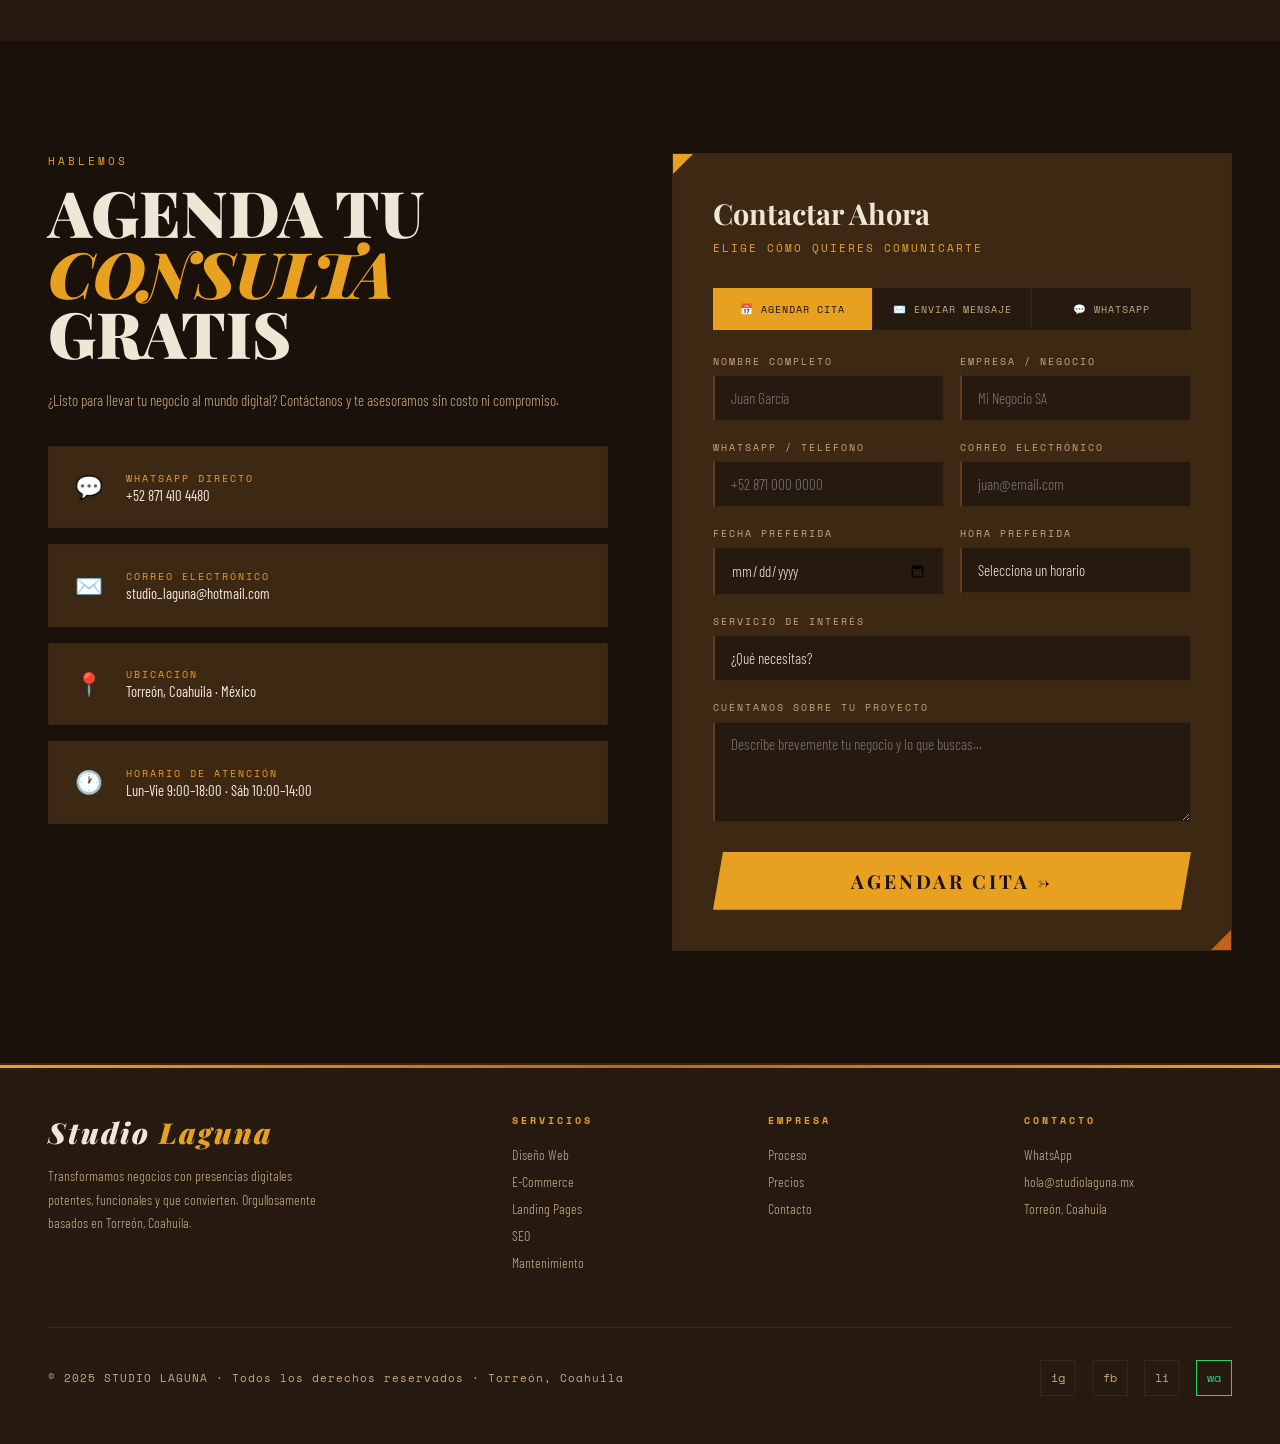
<file: studio_laguna.html>
<!DOCTYPE html>
<html lang="es">
<head>
  <meta charset="UTF-8" />
  <meta name="viewport" content="width=device-width, initial-scale=1.0" />
  <title>STUDIO LAGUNA — Diseño & Gestión Web · Torreón</title>
  <link href="https://fonts.googleapis.com/css2?family=Playfair+Display:wght@700;900&family=Barlow+Condensed:wght@300;400;600;700&family=Space+Mono:wght@400;700&display=swap" rel="stylesheet">
  <link rel="stylesheet" href= "https://studiolaguna.github.io/StudioLaguna/studio-laguna-styles.css"/> 
</head>
<body>

  <!-- Cursor -->
  <div class="cursor" id="cursor"></div>
  <div class="cursor-ring" id="cursorRing"></div>

  <!-- NAV -->
  <nav>
    <a href="#" class="nav-logo">
      <!-- Logo A (compact) in nav -->
      <div class="logo-mark">
        <svg viewBox="0 0 36 36" fill="none" xmlns="http://www.w3.org/2000/svg">
          <!-- Sol Lagunero mark: rising sun over horizon line -->
          <circle cx="18" cy="20" r="8" fill="#e8a020" opacity="0.9"/>
          <line x1="4" y1="20" x2="32" y2="20" stroke="#c4a882" stroke-width="1" opacity="0.5"/>
          <!-- Rays -->
          <line x1="18" y1="4" x2="18" y2="8" stroke="#e8a020" stroke-width="1.5" stroke-linecap="round"/>
          <line x1="7" y1="9" x2="10" y2="12" stroke="#e8a020" stroke-width="1.5" stroke-linecap="round"/>
          <line x1="29" y1="9" x2="26" y2="12" stroke="#e8a020" stroke-width="1.5" stroke-linecap="round"/>
          <line x1="3" y1="19" x2="7" y2="19" stroke="#e8a020" stroke-width="1.5" stroke-linecap="round"/>
          <line x1="33" y1="19" x2="29" y2="19" stroke="#e8a020" stroke-width="1.5" stroke-linecap="round"/>
          <!-- Geometric step base (Mesoamerican) -->
          <path d="M10 28h4v-3h8v3h4" stroke="#c4621a" stroke-width="1.2" fill="none" stroke-linecap="square"/>
        </svg>
      </div>
      <div class="logo-text-wrap">
        <span class="logo-main">Studio <span style="color:var(--sol)">Laguna</span></span>
        <span class="logo-sub">Torreón · Diseño Web</span>
      </div>
    </a>
    <ul class="nav-links">
      <li><a href="#servicios">Servicios</a></li>
      <li><a href="#proceso">Proceso</a></li>
      <li><a href="#precios">Precios</a></li>
      <li><a href="#contacto">Contacto</a></li>
    </ul>
    <button class="nav-cta" onclick="document.getElementById('contacto').scrollIntoView({behavior:'smooth'})">Agendar Cita</button>
  </nav>

  <!-- ════════════ LOGO OPTIONS SHOWCASE borrado ════════════ -->
>
          
  <!-- ════════════ HERO ════════════ -->
  <section class="hero">
    <!-- Desert ornament SVG -->
    <svg class="hero-ornament" viewBox="0 0 180 180" fill="none" xmlns="http://www.w3.org/2000/svg">
      <!-- Mesoamerican step-fret / greca pattern -->
      <rect x="10" y="10" width="160" height="160" stroke="#e8a020" stroke-width="1" fill="none"/>
      <rect x="20" y="20" width="140" height="140" stroke="#e8a020" stroke-width="0.5" fill="none"/>
      <!-- Step fret top-left -->
      <path d="M10 10 h40 v20 h-20 v20 h-20 z" stroke="#e8a020" stroke-width="1" fill="none"/>
      <!-- Step fret top-right -->
      <path d="M170 10 h-40 v20 h20 v20 h20 z" stroke="#e8a020" stroke-width="1" fill="none"/>
      <!-- Step fret bottom-left -->
      <path d="M10 170 h40 v-20 h-20 v-20 h-20 z" stroke="#c4621a" stroke-width="1" fill="none"/>
      <!-- Step fret bottom-right -->
      <path d="M170 170 h-40 v-20 h20 v-20 h20 z" stroke="#c4621a" stroke-width="1" fill="none"/>
      <!-- Center cross -->
      <line x1="90" y1="50" x2="90" y2="130" stroke="#e8a020" stroke-width="0.5" opacity="0.5"/>
      <line x1="50" y1="90" x2="130" y2="90" stroke="#e8a020" stroke-width="0.5" opacity="0.5"/>
      <circle cx="90" cy="90" r="15" stroke="#e8a020" stroke-width="0.5" fill="none" opacity="0.5"/>
    </svg>

    <div class="hero-glow"></div>
    <div class="hero-glow2"></div>
    <div class="hero-horizon"></div>

    <div class="hero-content">
      <div class="hero-tag">Diseño &amp; Desarrollo Web · Torreón, Coahuila</div>
      <h1>
        TU PRESENCIA
        <span class="line2">DIGITAL.</span>
      </h1>
      <p class="hero-desc">
        Creamos y gestionamos sitios web de alto impacto que convierten visitantes en clientes. Diseño personalizado, resultados medibles.
      </p>
      <div class="hero-actions">
        <a href="#contacto" class="btn-primary">Agendar Consulta Gratis</a>
      </div>
    </div>

    <div class="stats-strip">
      <div class="stat-item">
        <div class="stat-num" data-target="24">0</div>
        <div class="stat-label">Soporte Hrs/7 Días</div>
      </div>
    </div>
  </section>

  <!-- MARQUEE -->
  <div class="marquee-section">
    <div class="marquee-track">
      <span class="marquee-item">Diseño Web <span class="marquee-dot">✦</span></span>
      <span class="marquee-item">E-Commerce <span class="marquee-dot">✦</span></span>
      <span class="marquee-item">Landing Pages <span class="marquee-dot">✦</span></span>
      <span class="marquee-item">SEO Avanzado <span class="marquee-dot">✦</span></span>
      <span class="marquee-item">Gestión Web <span class="marquee-dot">✦</span></span>
      <span class="marquee-item">Mantenimiento <span class="marquee-dot">✦</span></span>
      <span class="marquee-item">Diseño Web <span class="marquee-dot">✦</span></span>
      <span class="marquee-item">E-Commerce <span class="marquee-dot">✦</span></span>
      <span class="marquee-item">Landing Pages <span class="marquee-dot">✦</span></span>
      <span class="marquee-item">SEO Avanzado <span class="marquee-dot">✦</span></span>
      <span class="marquee-item">Gestión Web <span class="marquee-dot">✦</span></span>
      <span class="marquee-item">Mantenimiento <span class="marquee-dot">✦</span></span>
    </div>
  </div>

  <!-- SERVICES -->
  <section class="section" id="servicios">
    <div class="section-header reveal">
      <div>
        <div class="section-tag">Lo que hacemos</div>
        <h2 class="section-title">NUESTROS<br><em>SERVICIOS</em></h2>
      </div>
      <p class="section-desc">Soluciones digitales completas para que tu negocio destaque en línea y genere resultados reales.</p>
    </div>
    <div class="services-grid reveal">
      <div class="service-card">
        <div class="service-num">01</div>
        <div class="service-name">Diseño Web a Medida</div>
        <p class="service-desc">Creamos sitios web únicos y profesionales adaptados a la identidad de tu marca y las necesidades de tu negocio.</p>
        <div class="service-tags">
          <span class="tag">UI/UX</span>
          <span class="tag">Responsive</span>
          <span class="tag">Personalizado</span>
        </div>
      </div>
      <div class="service-card">
        <div class="service-num">02</div>
        <div class="service-name">E-Commerce</div>
        <p class="service-desc">Tiendas en línea potentes con sistemas de pago seguros, gestión de inventario y experiencia de compra optimizada.</p>
        <div class="service-tags">
          <span class="tag">Shopify</span>
          <span class="tag">WooCommerce</span>
          <span class="tag">Pagos</span>
        </div>
      </div>
      <div class="service-card">
        <div class="service-num">03</div>
        <div class="service-name">Landing Pages</div>
        <p class="service-desc">Páginas de aterrizaje de alta conversión diseñadas para capturar leads y convertir visitantes en clientes.</p>
        <div class="service-tags">
          <span class="tag">Conversión</span>
          <span class="tag">A/B Testing</span>
          <span class="tag">Analytics</span>
        </div>
      </div>
      <div class="service-card">
        <div class="service-num">04</div>
        <div class="service-name">SEO &amp; Posicionamiento</div>
        <p class="service-desc">Optimización para motores de búsqueda para que tus clientes te encuentren primero cuando buscan tus productos.</p>
        <div class="service-tags">
          <span class="tag">On-Page SEO</span>
          <span class="tag">Google</span>
          <span class="tag">Auditoría</span>
        </div>
      </div>
      <div class="service-card">
        <div class="service-num">05</div>
        <div class="service-name">Gestión y Mantenimiento</div>
        <p class="service-desc">Mantenemos tu sitio actualizado, seguro y funcionando perfectamente para que tú te concentres en tu negocio.</p>
        <div class="service-tags">
          <span class="tag">Actualizaciones</span>
          <span class="tag">Seguridad</span>
          <span class="tag">Soporte 24/7</span>
        </div>
      </div>
      <div class="service-card">
        <div class="service-num">06</div>
        <div class="service-name">Rediseño Web</div>
        <p class="service-desc">Transformamos sitios web obsoletos en plataformas modernas, rápidas y optimizadas para los estándares actuales.</p>
        <div class="service-tags">
          <span class="tag">Modernización</span>
          <span class="tag">Performance</span>
          <span class="tag">Migración</span>
        </div>
      </div>
    </div>
  </section>

  <!-- PROCESO -->
  <section class="section process-section" id="proceso">
    <div class="section-header reveal">
      <div>
        <div class="section-tag">Cómo trabajamos</div>
        <h2 class="section-title">EL<br><em>PROCESO</em></h2>
      </div>
    </div>
    <div class="process-steps reveal">
      <div class="step">
        <div class="step-dot"></div>
        <div class="step-num">// 01</div>
        <div class="step-title">Consulta Inicial</div>
        <p class="step-desc">Nos reunimos para entender tu negocio, objetivos y visión. Sin costo, sin compromiso.</p>
      </div>
      <div class="step">
        <div class="step-dot" style="background:var(--cobre); box-shadow: 0 0 20px rgba(196,98,26,0.6)"></div>
        <div class="step-num">// 02</div>
        <div class="step-title">Propuesta y Diseño</div>
        <p class="step-desc">Elaboramos una propuesta personalizada con wireframes y paleta visual de tu proyecto.</p>
      </div>
      <div class="step">
        <div class="step-dot" style="background:var(--mezcal); box-shadow: 0 0 20px rgba(107,140,66,0.6)"></div>
        <div class="step-num">// 03</div>
        <div class="step-title">Desarrollo</div>
        <p class="step-desc">Construimos tu sitio con tecnologías modernas, rápido y optimizado desde el primer día.</p>
      </div>
      <div class="step">
        <div class="step-dot"></div>
        <div class="step-num">// 04</div>
        <div class="step-title">Revisión</div>
        <p class="step-desc">Te presentamos el sitio completo y hacemos los ajustes necesarios hasta que quede perfecto.</p>
      </div>
      <div class="step">
        <div class="step-dot" style="background:var(--cobre); box-shadow: 0 0 20px rgba(196,98,26,0.6)"></div>
        <div class="step-num">// 05</div>
        <div class="step-title">Lanzamiento</div>
        <p class="step-desc">Publicamos tu sitio con dominio, hosting y configuración SEO inicial lista para conquistar.</p>
      </div>
      <div class="step">
        <div class="step-dot" style="background:var(--mezcal); box-shadow: 0 0 20px rgba(107,140,66,0.6)"></div>
        <div class="step-num">// 06</div>
        <div class="step-title">Soporte Continuo</div>
        <p class="step-desc">Te acompañamos con mantenimiento, actualizaciones y soporte para que nunca estés solo.</p>
      </div>
    </div>
  </section>

  <!-- PRICING -->
  
  <!-- PRICING -->
  <section class="section" id="precios" style="background: var(--bg2);">
    <div class="section-header reveal">
      <div>
        <div class="section-tag">Planes y Tarifas</div>
        <h2 class="section-title">PRECIOS<br><em>ADAPTABLES</em></h2>
      </div>
      <p class="section-desc">Proyectos puntuales o soporte continuo. Elige el modelo que mejor se adapte a tu negocio.</p>
    </div>
 
    <!-- PROYECTOS PUNTUALES -->
    <div style="margin-bottom: 3rem;">
      <div style="text-align: center; margin-bottom: 2rem;">
        <h3 style="font-family: var(--font-display); font-size: 1.8rem; letter-spacing: 1px; margin-bottom: 0.5rem;">PROYECTOS PUNTUALES</h3>
        <p style="color: var(--muted); font-size: 0.9rem;">Pago único. Incluye dominio + hosting 1 año.</p>
      </div>
      <div class="pricing-grid reveal">
        <div class="price-card">
          <div class="price-plan">Landing Page</div>
          <div class="price-amount"><sup>$</sup>4,500</div>
          <div class="price-period">MXN · Pago único</div>
          <ul class="price-features">
            <li class="included">Página única optimizada</li>
            <li class="included">Diseño responsive moderno</li>
            <li class="included">Formulario de contacto</li>
            <li class="included">Integración WhatsApp</li>
            <li class="included">SEO básico</li>
            <li class="included">Dominio + Hosting 1 año</li>
            <li>Análisis de conversión</li>
          </ul>
          <a href="#contacto" class="btn-outline" style="display:block; text-align:center;">CONSULTAR</a>
        </div>
        <div class="price-card">
          <div class="price-plan">Sitio Web Básico</div>
          <div class="price-amount"><sup>$</sup>7,500</div>
          <div class="price-period">MXN · Pago único</div>
          <ul class="price-features">
            <li class="included">Hasta 8 páginas personalizadas</li>
            <li class="included">Diseño responsive premium</li>
            <li class="included">Blog integrado</li>
            <li class="included">Formularios avanzados</li>
            <li class="included">SEO optimizado</li>
            <li class="included">Dominio + Hosting 1 año</li>
            <li class="included">Capacitación básica</li>
          </ul>
          <a href="#contacto" class="btn-outline" style="display:block; text-align:center;">CONSULTAR</a>
        </div>
        <div class="price-card featured">
          <div class="price-plan">Sitio Web Profesional</div>
          <div class="price-amount"><sup>$</sup>12,000</div>
          <div class="price-period">MXN · Pago único</div>
          <ul class="price-features">
            <li class="included">Hasta 15 páginas diseñadas</li>
            <li class="included">Diseño exclusivo a medida</li>
            <li class="included">Blog + CMS avanzado</li>
            <li class="included">E-Commerce básico</li>
            <li class="included">SEO completo + auditoría</li>
            <li class="included">Dominio + Hosting 1 año</li>
            <li class="included">Soporte 3 meses incluido</li>
          </ul>
          <a href="#contacto" class="btn-primary" style="display:block; text-align:center;">CONSULTAR</a>
        </div>
      </div>
    </div>
 
    <!-- SOPORTE Y MANTENIMIENTO MENSUAL -->
    <div style="margin-top: 4rem; padding-top: 3rem; border-top: 1px solid var(--border);">
      <div style="text-align: center; margin-bottom: 2rem;">
        <h3 style="font-family: var(--font-display); font-size: 1.8rem; letter-spacing: 1px; margin-bottom: 0.5rem;">SOPORTE CONTINUO</h3>
        <p style="color: var(--muted); font-size: 0.9rem;">Mantenimiento y actualizaciones mensuales. Cancelable en cualquier momento.</p>
      </div>
      <div class="pricing-grid reveal" style="grid-template-columns: repeat(auto-fill, minmax(320px, 1fr));">
        <div class="price-card">
          <div class="price-plan">Soporte Básico</div>
          <div class="price-amount"><sup>$</sup>1,500</div>
          <div class="price-period">MXN · Mensualidad</div>
          <ul class="price-features">
            <li class="included">Actualizaciones mensuales</li>
            <li class="included">Cambios de contenido ilimitados</li>
            <li class="included">Backups automáticos</li>
            <li class="included">Monitoreo de seguridad</li>
            <li class="included">Soporte por email</li>
            <li>Análisis de tráfico</li>
            <li>Optimización SEO</li>
          </ul>
          <a href="#contacto" class="btn-outline" style="display:block; text-align:center;">CONTRATAR</a>
        </div>
        <div class="price-card featured">
          <div class="price-plan">Soporte Premium</div>
          <div class="price-amount"><sup>$</sup>2,500</div>
          <div class="price-period">MXN · Mensualidad</div>
          <ul class="price-features">
            <li class="included">Todo de Soporte Básico +</li>
            <li class="included">Respuesta en máximo 24hrs</li>
            <li class="included">Análisis mensual de SEO</li>
            <li class="included">Optimización de velocidad</li>
            <li class="included">Consultoría digital 1hr/mes</li>
            <li class="included">Soporte por WhatsApp</li>
            <li class="included">Actualizaciones prioritarias</li>
          </ul>
          <a href="#contacto" class="btn-primary" style="display:block; text-align:center;">CONTRATAR</a>
        </div>
        <div class="price-card">
          <div class="price-plan">Crecimiento Completo</div>
          <div class="price-amount"><sup>$</sup>3,500</div>
          <div class="price-period">MXN · Mensualidad</div>
          <ul class="price-features">
            <li class="included">Todo de Soporte Premium +</li>
            <li class="included">Rediseño mensual de secciones</li>
            <li class="included">Gestión de redes sociales</li>
            <li class="included">Reportes analíticos detallados</li>
            <li class="included">Consultoría digital 4hrs/mes</li>
            <li class="included">Integración nuevas funciones</li>
            <li class="included">Soporte telefónico disponible</li>
          </ul>
          <a href="#contacto" class="btn-outline" style="display:block; text-align:center;">CONTRATAR</a>
        </div>
      </div>
    </div>
 
  </section>
  <!-- CONTACT -->
  <section class="section contact-section" id="contacto">
    <div class="contact-grid">
      <div class="contact-info reveal">
        <div class="section-tag">Hablemos</div>
        <h2>AGENDA TU<br><em>CONSULTA</em><br>GRATIS</h2>
        <p>¿Listo para llevar tu negocio al mundo digital? Contáctanos y te asesoramos sin costo ni compromiso.</p>
        <div class="contact-methods">
          <a href="https://wa.me/528714104480?text=Hola!%20Me%20interesa%20información%20sobre%20sus%20servicios%20de%20diseño%20web" target="_blank" class="contact-method">
            <div class="method-icon">💬</div>
            <div class="method-info">
              <div class="method-label">WhatsApp Directo</div>
              <div class="method-value">+52 871 410 4480</div>
            </div>
          </a>
          <a href="mailto:hola@studiolaguna.mx" class="contact-method">
            <div class="method-icon">✉️</div>
            <div class="method-info">
              <div class="method-label">Correo Electrónico</div>
              <div class="method-value">studio_laguna@hotmail.com</div>
            </div>
          </a>
          <div class="contact-method" style="cursor:default;">
            <div class="method-icon">📍</div>
            <div class="method-info">
              <div class="method-label">Ubicación</div>
              <div class="method-value">Torreón, Coahuila · México</div>
            </div>
          </div>
          <div class="contact-method" style="cursor:default;">
            <div class="method-icon">🕐</div>
            <div class="method-info">
              <div class="method-label">Horario de Atención</div>
              <div class="method-value">Lun–Vie 9:00–18:00 · Sáb 10:00–14:00</div>
            </div>
          </div>
        </div>
      </div>

      <div class="form-container reveal">
        <div id="formWrapper">
          <div class="form-title">Contactar Ahora</div>
          <div class="form-subtitle">Elige cómo quieres comunicarte</div>
          <div class="form-tabs">
            <button class="form-tab active" onclick="switchTab('cita', this)">📅 Agendar Cita</button>
            <button class="form-tab" onclick="switchTab('mensaje', this)">✉️ Enviar Mensaje</button>
            <button class="form-tab" onclick="switchTab('whatsapp', this)">💬 WhatsApp</button>
          </div>

          <!-- CITA -->
          <div class="tab-content active" id="tab-cita">
            <div class="form-row">
              <div class="form-group">
                <label for="nombre-cita">Nombre completo</label>
                <input type="text" id="nombre-cita" placeholder="Juan García" />
              </div>
              <div class="form-group">
                <label for="empresa">Empresa / Negocio</label>
                <input type="text" id="empresa" placeholder="Mi Negocio SA" />
              </div>
            </div>
            <div class="form-row">
              <div class="form-group">
                <label for="tel-cita">WhatsApp / Teléfono</label>
                <input type="tel" id="tel-cita" placeholder="+52 871 000 0000" />
              </div>
              <div class="form-group">
                <label for="email-cita">Correo electrónico</label>
                <input type="email" id="email-cita" placeholder="juan@email.com" />
              </div>
            </div>
            <div class="form-row">
              <div class="form-group">
                <label for="fecha">Fecha preferida</label>
                <input type="date" id="fecha" />
              </div>
              <div class="form-group">
                <label for="hora">Hora preferida</label>
                <select id="hora">
                  <option value="">Selecciona un horario</option>
                  <option>09:00 - 10:00</option>
                  <option>10:00 - 11:00</option>
                  <option>11:00 - 12:00</option>
                  <option>12:00 - 13:00</option>
                  <option>14:00 - 15:00</option>
                  <option>15:00 - 16:00</option>
                  <option>16:00 - 17:00</option>
                  <option>17:00 - 18:00</option>
                </select>
              </div>
            </div>
            <div class="form-group">
              <label for="servicio">Servicio de interés</label>
              <select id="servicio">
                <option value="">¿Qué necesitas?</option>
                <option>Diseño web desde cero</option>
                <option>Tienda en línea (E-Commerce)</option>
                <option>Landing Page</option>
                <option>Rediseño de sitio existente</option>
                <option>SEO y posicionamiento</option>
                <option>Mantenimiento web</option>
                <option>No estoy seguro aún</option>
              </select>
            </div>
            <div class="form-group">
              <label for="notas-cita">Cuéntanos sobre tu proyecto</label>
              <textarea id="notas-cita" placeholder="Describe brevemente tu negocio y lo que buscas..."></textarea>
            </div>
            <button class="btn-submit" onclick="submitForm('cita')">AGENDAR CITA →</button>
          </div>

          <!-- MENSAJE -->
          <div class="tab-content" id="tab-mensaje">
            <div class="form-row">
              <div class="form-group">
                <label for="nombre-msg">Tu nombre</label>
                <input type="text" id="nombre-msg" placeholder="Juan García" />
              </div>
              <div class="form-group">
                <label for="email-msg">Correo electrónico</label>
                <input type="email" id="email-msg" placeholder="juan@email.com" />
              </div>
            </div>
            <div class="form-group">
              <label for="asunto">Asunto</label>
              <select id="asunto">
                <option value="">Tema del mensaje</option>
                <option>Cotización de proyecto</option>
                <option>Información de planes</option>
                <option>Soporte técnico</option>
                <option>Asociación o alianza</option>
                <option>Otro</option>
              </select>
            </div>
            <div class="form-group">
              <label for="mensaje">Mensaje</label>
              <textarea id="mensaje" style="min-height:130px;" placeholder="Escribe tu mensaje aquí..."></textarea>
            </div>
            <button class="btn-submit" onclick="submitForm('mensaje')">ENVIAR MENSAJE →</button>
          </div>

          <!-- WHATSAPP -->
          <div class="tab-content" id="tab-whatsapp">
            <div style="text-align:center; padding: 1rem 0 2rem;">
              <div style="font-size:4rem; margin-bottom:1rem;">💬</div>
              <h3 style="font-family:var(--font-display); font-size:1.8rem; font-style:italic; margin-bottom:0.5rem;">Escríbenos por WhatsApp</h3>
              <p style="color:var(--muted); font-size:0.9rem; margin-bottom:2rem; line-height:1.6;">
                Respuesta rápida garantizada. Envíanos un mensaje directo y te atendemos al instante.
              </p>
            </div>
            <div class="form-group">
              <label for="wa-nombre">Tu nombre (opcional)</label>
              <input type="text" id="wa-nombre" placeholder="¿Cómo te llamas?" />
            </div>
            <div class="form-group">
              <label for="wa-interes">¿Qué necesitas?</label>
              <select id="wa-interes">
                <option value="información sobre sus servicios">Información general</option>
                <option value="cotización para diseño web">Cotización de diseño web</option>
                <option value="cotización para tienda en línea">Tienda en línea</option>
                <option value="cotización para landing page">Landing Page</option>
                <option value="mantenimiento de mi sitio web">Mantenimiento web</option>
                <option value="agendar una consulta gratuita">Agendar consulta</option>
              </select>
            </div>
            <a id="btn-wa" href="#" target="_blank" class="btn-whatsapp" onclick="openWhatsApp(event)">
              <svg width="24" height="24" viewBox="0 0 24 24" fill="white"><path d="M17.472 14.382c-.297-.149-1.758-.867-2.03-.967-.273-.099-.471-.148-.67.15-.197.297-.767.966-.94 1.164-.173.199-.347.223-.644.075-.297-.15-1.255-.463-2.39-1.475-.883-.788-1.48-1.761-1.653-2.059-.173-.297-.018-.458.13-.606.134-.133.298-.347.446-.52.149-.174.198-.298.298-.497.099-.198.05-.371-.025-.52-.075-.149-.669-1.612-.916-2.207-.242-.579-.487-.5-.669-.51-.173-.008-.371-.01-.57-.01-.198 0-.52.074-.792.372-.272.297-1.04 1.016-1.04 2.479 0 1.462 1.065 2.875 1.213 3.074.149.198 2.096 3.2 5.077 4.487.709.306 1.262.489 1.694.625.712.227 1.36.195 1.871.118.571-.085 1.758-.719 2.006-1.413.248-.694.248-1.289.173-1.413-.074-.124-.272-.198-.57-.347m-5.421 7.403h-.004a9.87 9.87 0 01-5.031-1.378l-.361-.214-3.741.982.998-3.648-.235-.374a9.86 9.86 0 01-1.51-5.26c.001-5.45 4.436-9.884 9.888-9.884 2.64 0 5.122 1.03 6.988 2.898a9.825 9.825 0 012.893 6.994c-.003 5.45-4.437 9.884-9.885 9.884m8.413-18.297A11.815 11.815 0 0012.05 0C5.495 0 .16 5.335.157 11.892c0 2.096.547 4.142 1.588 5.945L.057 24l6.305-1.654a11.882 11.882 0 005.683 1.448h.005c6.554 0 11.89-5.335 11.893-11.893a11.821 11.821 0 00-3.48-8.413Z"/></svg>
              ABRIR WHATSAPP
            </a>
            <p style="text-align:center; font-family:var(--font-mono); font-size:0.65rem; color:var(--muted); margin-top:1rem; letter-spacing:1px;">
              +52 871 410 4480 · Respuesta en menos de 1 hora
            </p>
          </div>
        </div>

        <div class="success-msg" id="successMsg">
          <div class="success-icon">✅</div>
          <h3>¡Mensaje Enviado!</h3>
          <p>Gracias por contactarnos. Te responderemos en menos de 24 horas.</p>
          <br>
          <button class="btn-outline" onclick="resetForm()" style="width:100%;">Enviar otro mensaje</button>
        </div>
      </div>
    </div>
  </section>

  <!-- FOOTER -->
  <footer>
    <div class="footer-grid">
      <div class="footer-brand">
        <div class="brand-name">Studio <span>Laguna</span></div>
        <p>Transformamos negocios con presencias digitales potentes, funcionales y que convierten. Orgullosamente basados en Torreón, Coahuila.</p>
      </div>
      <div class="footer-col">
        <h4>Servicios</h4>
        <ul>
          <li><a href="#servicios">Diseño Web</a></li>
          <li><a href="#servicios">E-Commerce</a></li>
          <li><a href="#servicios">Landing Pages</a></li>
          <li><a href="#servicios">SEO</a></li>
          <li><a href="#servicios">Mantenimiento</a></li>
        </ul>
      </div>
      <div class="footer-col">
        <h4>Empresa</h4>
        <ul>
          <li><a href="#proceso">Proceso</a></li>
          <li><a href="#precios">Precios</a></li>
          <li><a href="#contacto">Contacto</a></li>
        </ul>
      </div>
      <div class="footer-col">
        <h4>Contacto</h4>
        <ul>
          <li><a href="https://wa.me/528714104480" target="_blank">WhatsApp</a></li>
          <li><a href="mailto:hola@studiolaguna.mx">hola@studiolaguna.mx</a></li>
          <li><a href="#">Torreón, Coahuila</a></li>
        </ul>
      </div>
    </div>
    <div class="footer-bottom">
      <p>© 2025 STUDIO LAGUNA · Todos los derechos reservados · Torreón, Coahuila</p>
      <div class="social-links">
        <a href="#" class="social-link">ig</a>
        <a href="#" class="social-link">fb</a>
        <a href="#" class="social-link">li</a>
        <a href="https://wa.me/528714104480" target="_blank" class="social-link" style="border-color:#25D366;color:#25D366;">wa</a>
      </div>
    </div>
  </footer>

  <!-- Floating WhatsApp -->
  <a href="https://wa.me/528714104480?text=Hola!%20Me%20interesa%20información%20sobre%20sus%20servicios%20de%20diseño%20web"
     target="_blank" class="whatsapp-float">
    <span class="wa-tooltip">Escríbenos ahora</span>
    💬
  </a>

  <script>
/* ── Custom cursor ─────────────────────────────── */
const cursor = document.getElementById('cursor');
const ring   = document.getElementById('cursorRing');
let mx = 0, my = 0, rx = 0, ry = 0;
document.addEventListener('mousemove', e => { mx = e.clientX; my = e.clientY; });
(function animateCursor() {
  cursor.style.left = mx + 'px'; cursor.style.top = my + 'px';
  rx += (mx - rx) * 0.12; ry += (my - ry) * 0.12;
  ring.style.left = rx + 'px'; ring.style.top = ry + 'px';
  requestAnimationFrame(animateCursor);
})();

/* ── Stat counter ──────────────────────────────── */
function animateCounter(el) {
  const target = parseInt(el.dataset.target);
  let count = 0; const step = target / 60;
  const timer = setInterval(() => {
    count += step;
    if (count >= target) { count = target; clearInterval(timer); }
    el.textContent = Math.floor(count) + (el.dataset.target === '95' ? '%' : '+');
  }, 16);
}

/* ── Scroll reveal ─────────────────────────────── */
const reveals  = document.querySelectorAll('.reveal');
const observer = new IntersectionObserver(entries => {
  entries.forEach(e => { if (e.isIntersecting) { e.target.classList.add('visible'); observer.unobserve(e.target); } });
}, { threshold: 0.1 });
reveals.forEach(r => observer.observe(r));

/* ── Stats observer ────────────────────────────── */
const statNums = document.querySelectorAll('.stat-num[data-target]');
const statsObs = new IntersectionObserver(entries => {
  entries.forEach(e => { if (e.isIntersecting) { animateCounter(e.target); statsObs.unobserve(e.target); } });
}, { threshold: 0.5 });
statNums.forEach(n => statsObs.observe(n));

/* ── Form tabs ─────────────────────────────────── */
function switchTab(tab, btn) {
  document.querySelectorAll('.tab-content').forEach(t => t.classList.remove('active'));
  document.querySelectorAll('.form-tab').forEach(b => b.classList.remove('active'));
  document.getElementById('tab-' + tab).classList.add('active');
  btn.classList.add('active');
}

/* ── Form submit ───────────────────────────────── */
function submitForm(type) {
  let valid = true;
  if (type === 'cita') {
    const n = document.getElementById('nombre-cita').value;
    const t = document.getElementById('tel-cita').value;
    if (!n || !t) { alert('Por favor completa nombre y teléfono.'); valid = false; }
  } else if (type === 'mensaje') {
    const n = document.getElementById('nombre-msg').value;
    const m = document.getElementById('mensaje').value;
    if (!n || !m) { alert('Por favor completa nombre y mensaje.'); valid = false; }
  }
  if (valid) {
    document.getElementById('formWrapper').style.display = 'none';
    document.getElementById('successMsg').classList.add('show');
  }
}

function resetForm() {
  document.getElementById('formWrapper').style.display = 'block';
  document.getElementById('successMsg').classList.remove('show');
}

/* ── WhatsApp ──────────────────────────────────── */
function openWhatsApp(e) {
  e.preventDefault();
  const nombre  = document.getElementById('wa-nombre').value;
  const interes = document.getElementById('wa-interes').value;
  let msg = 'Hola! ';
  if (nombre) msg += 'Mi nombre es ' + nombre + ' y ';
  msg += 'me interesa ' + interes + '.';
  window.open('https://wa.me/528714104480?text=' + encodeURIComponent(msg), '_blank');
}

/* ── Min date ──────────────────────────────────── */
const dateInput = document.getElementById('fecha');
if (dateInput) {
  const today = new Date(); today.setDate(today.getDate() + 1);
  dateInput.min = today.toISOString().split('T')[0];
}
  </script>
</body>
</html>
</file>
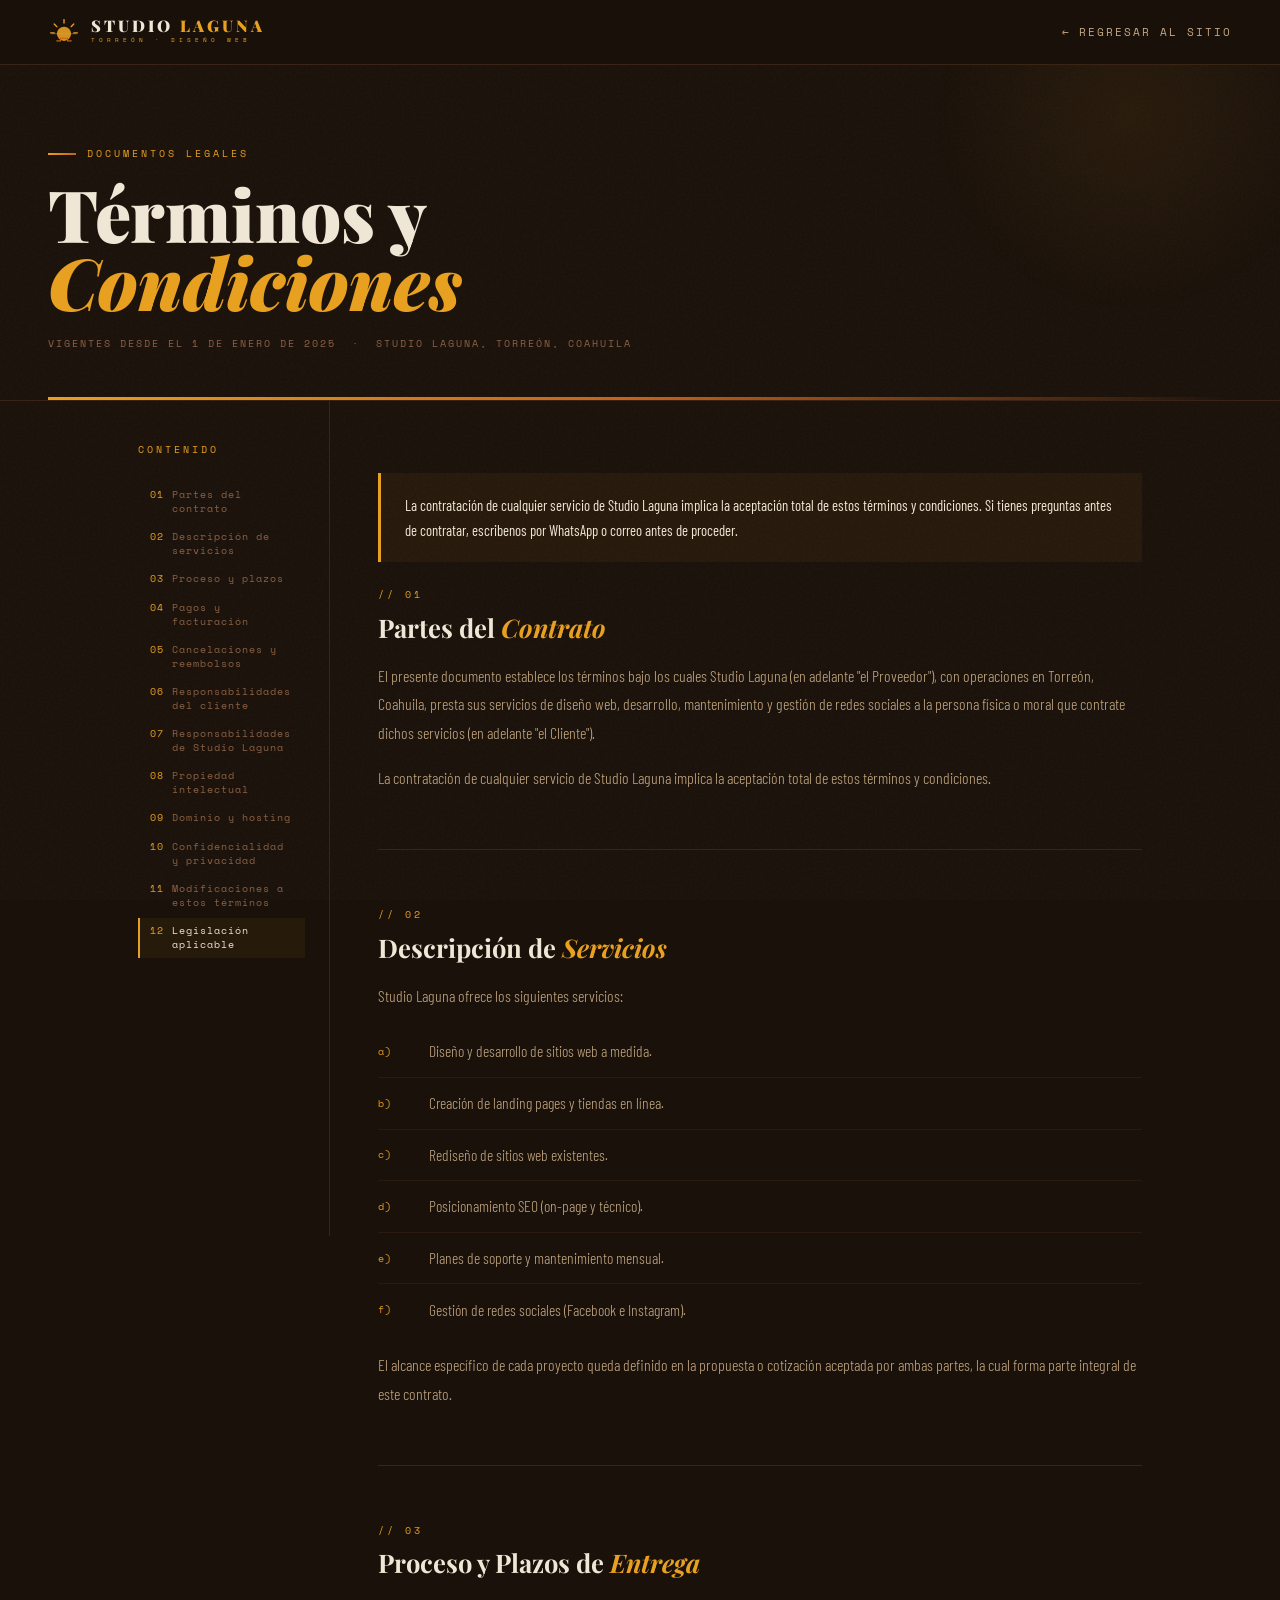
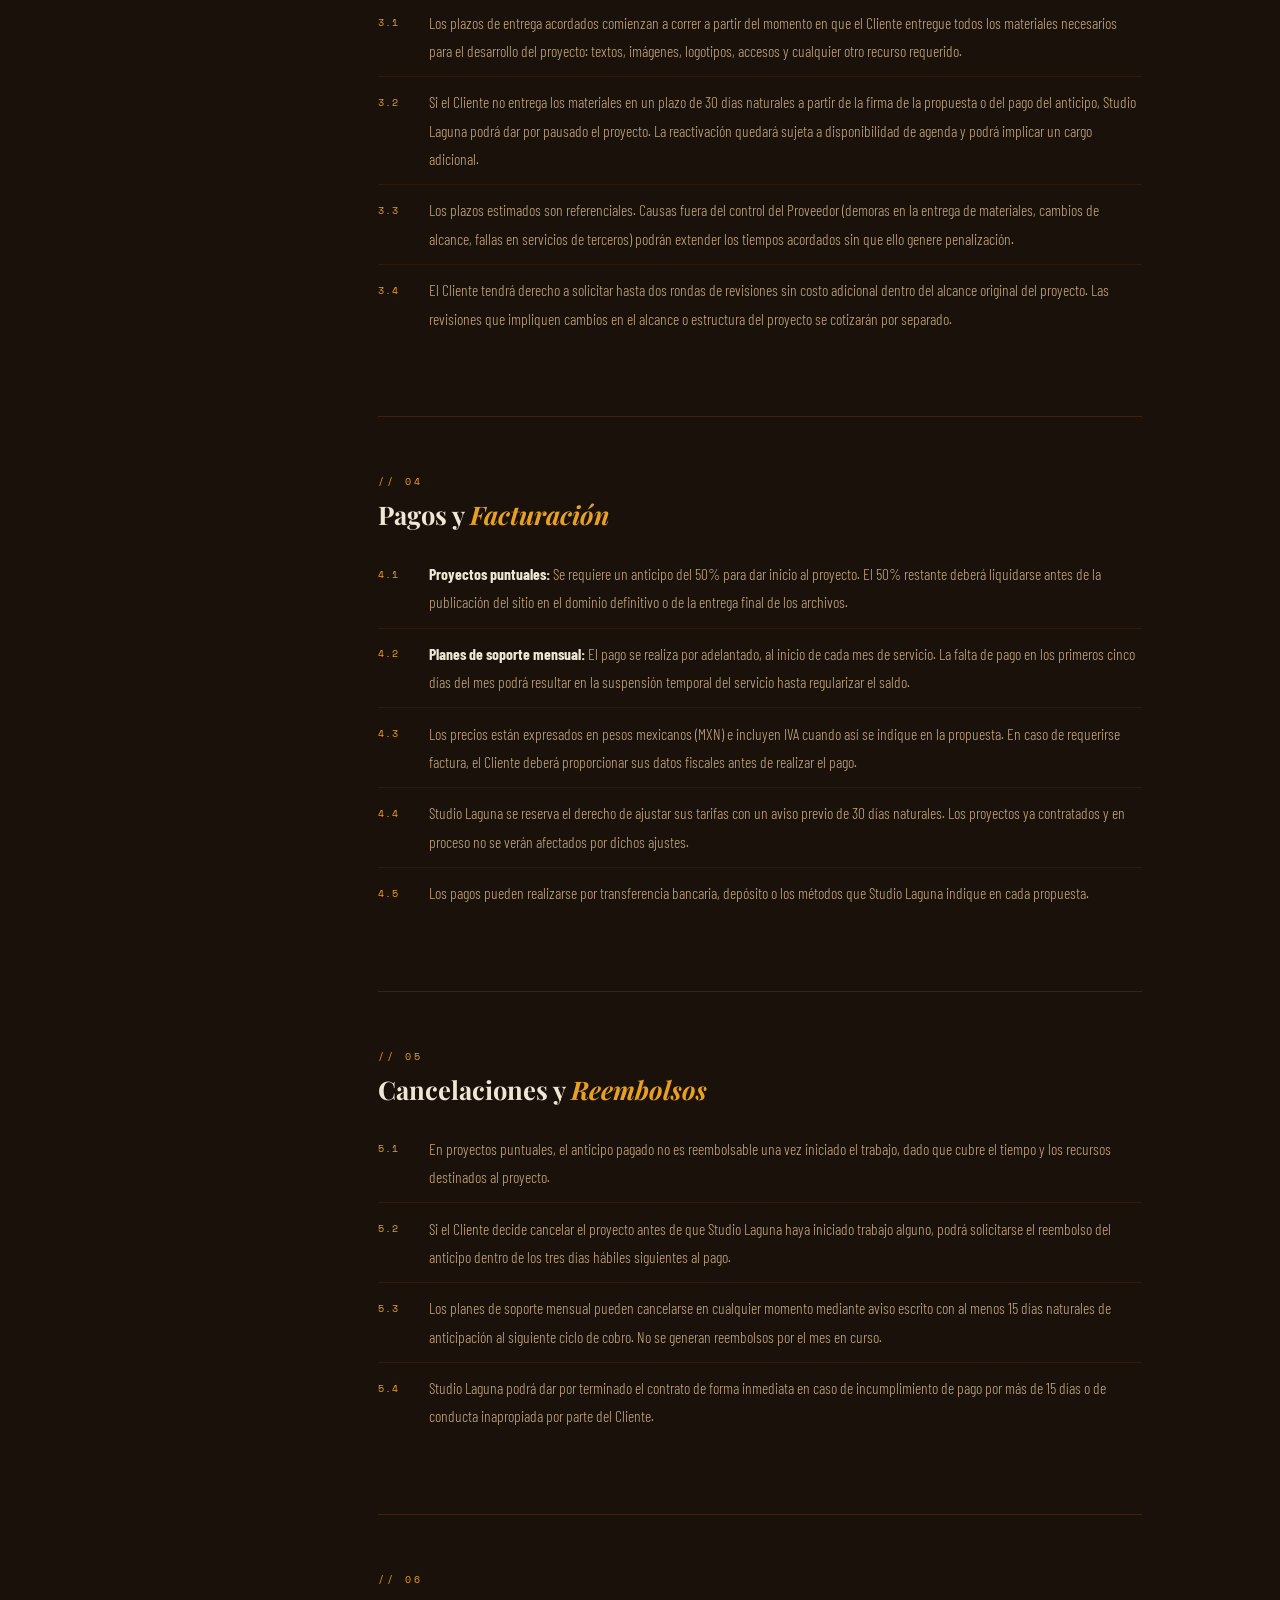
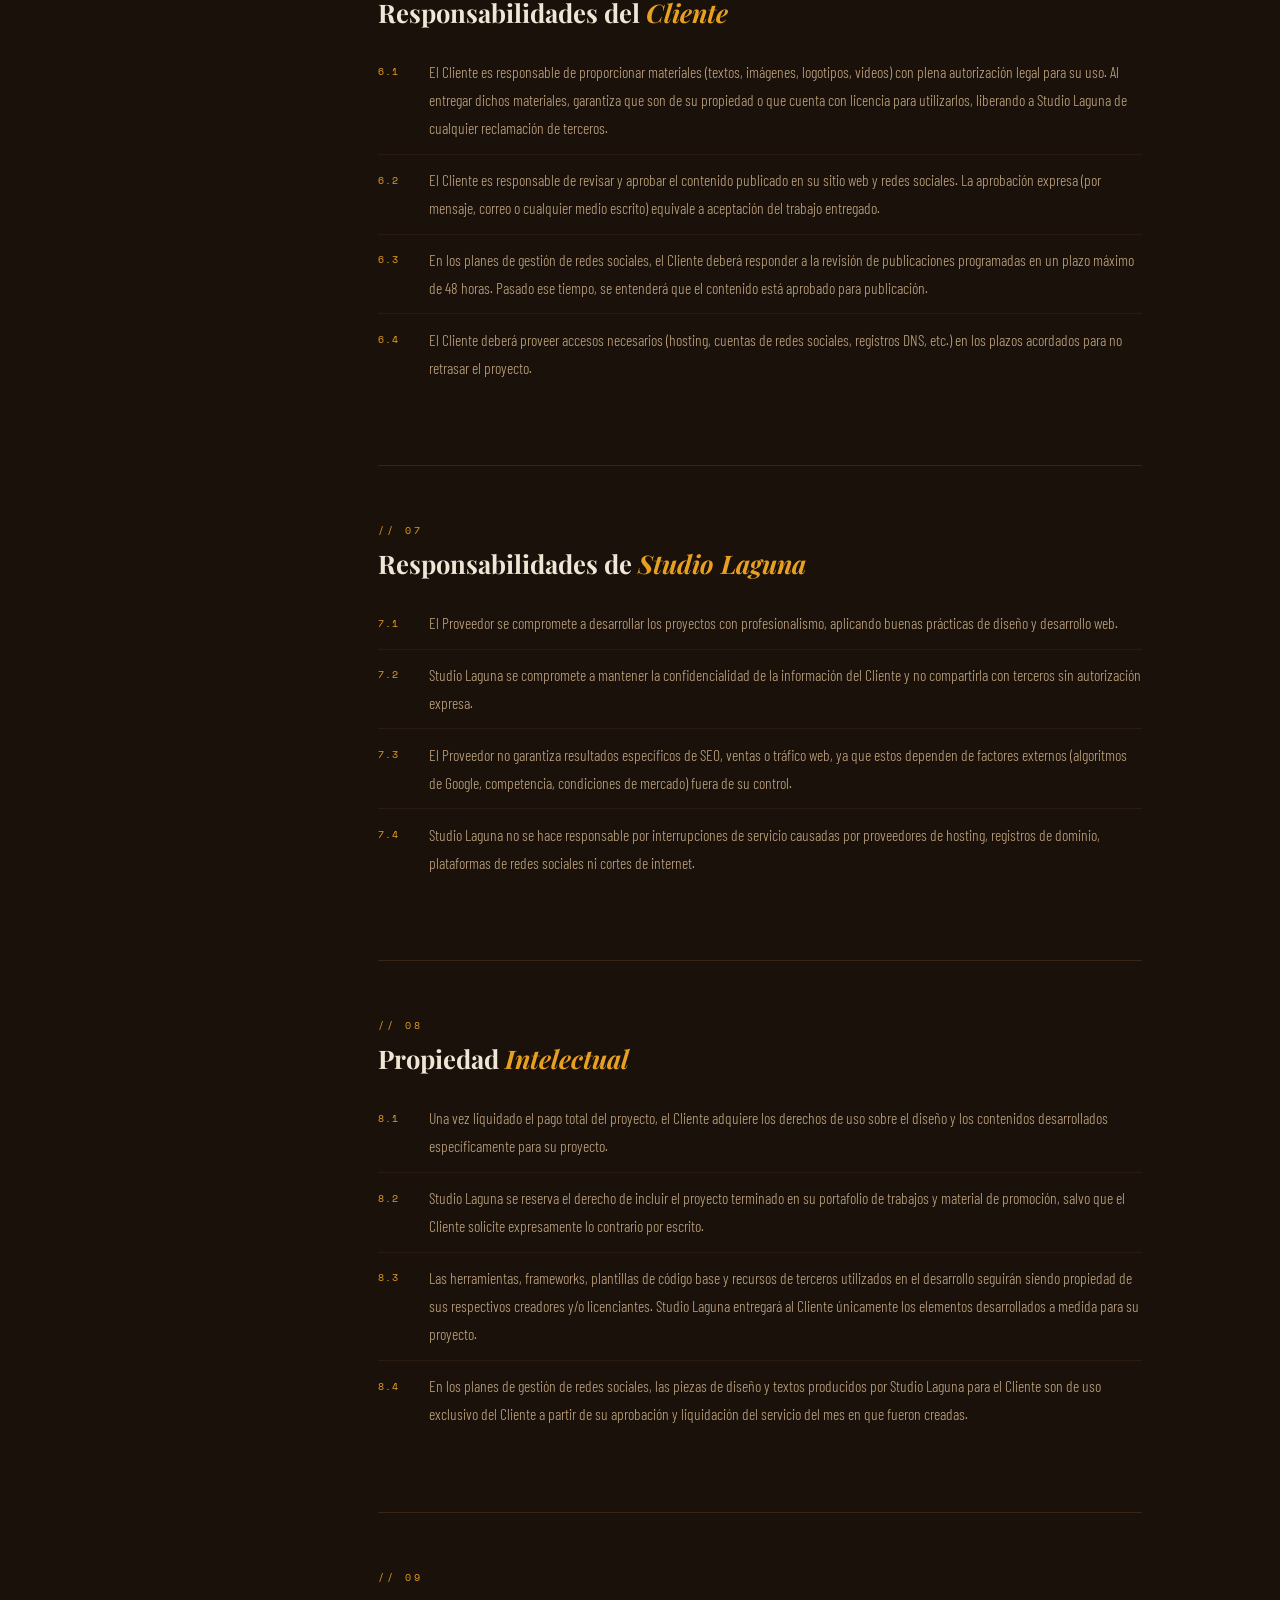
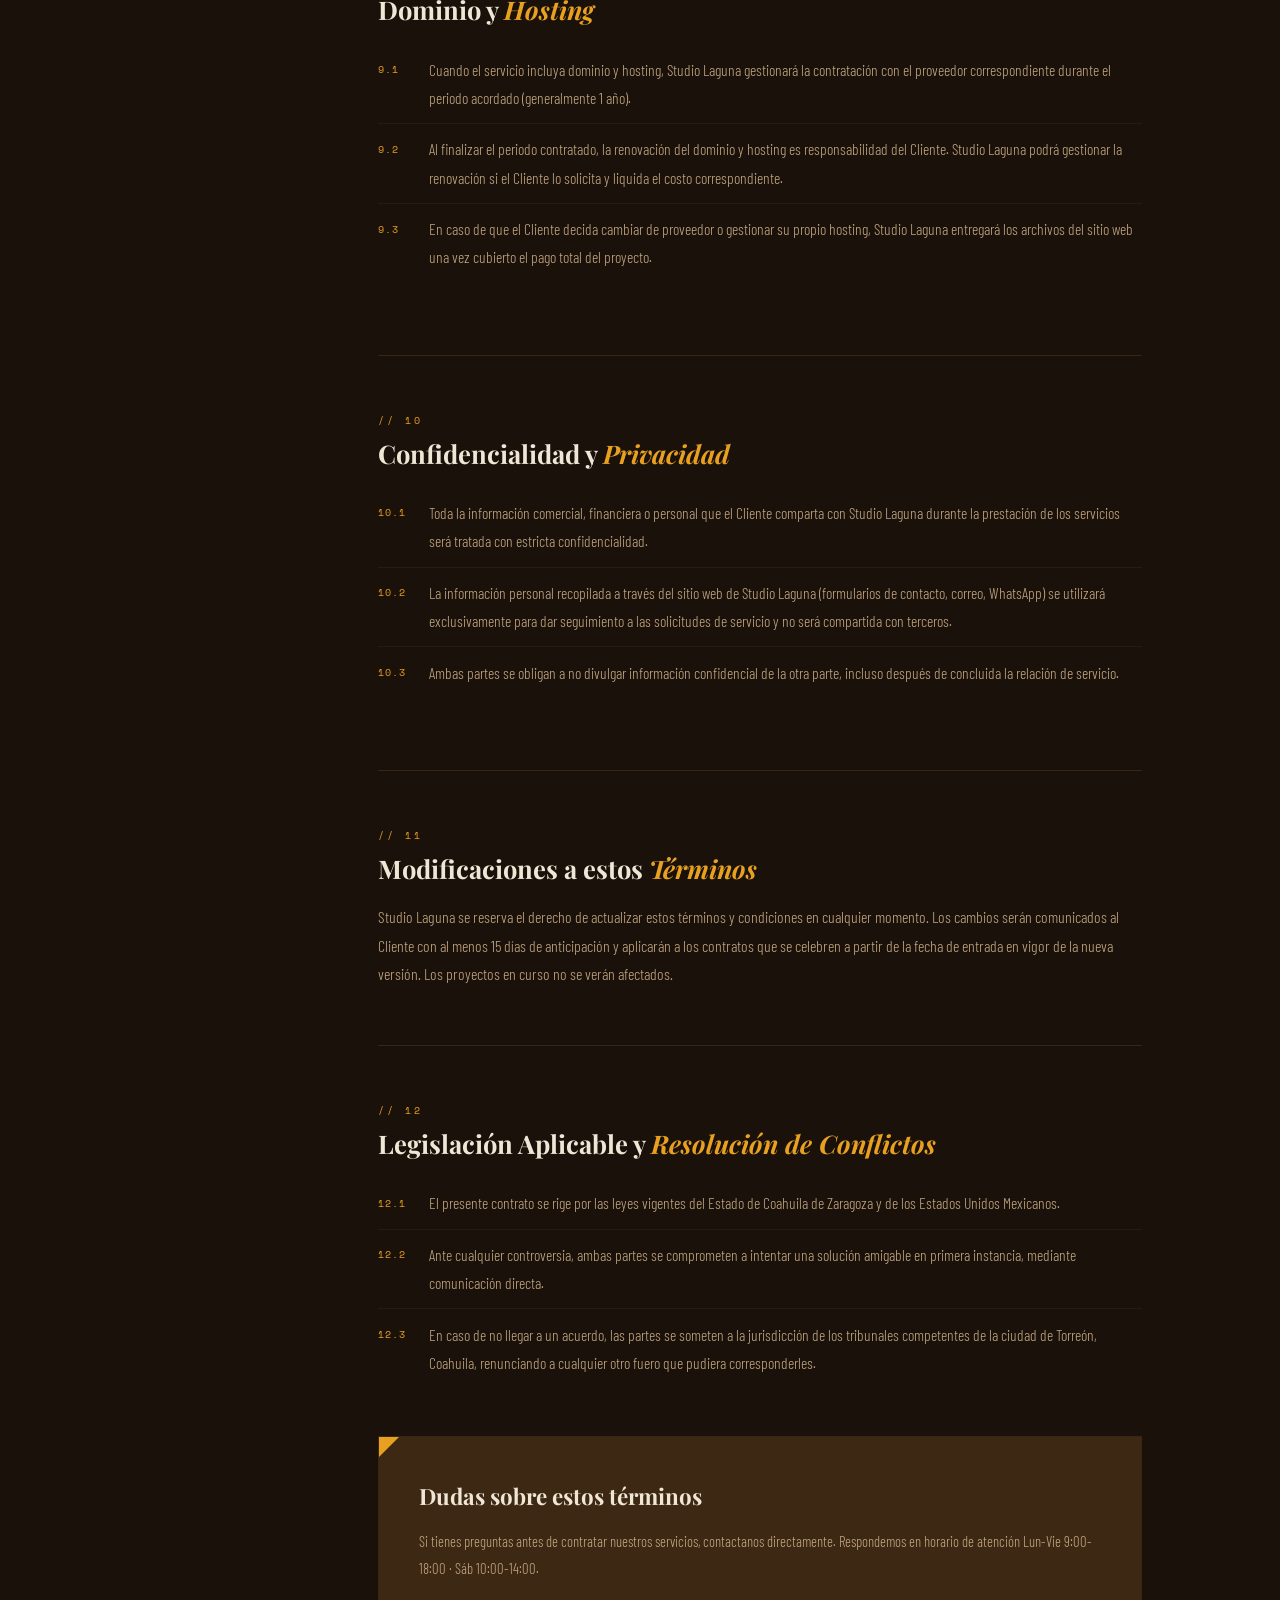
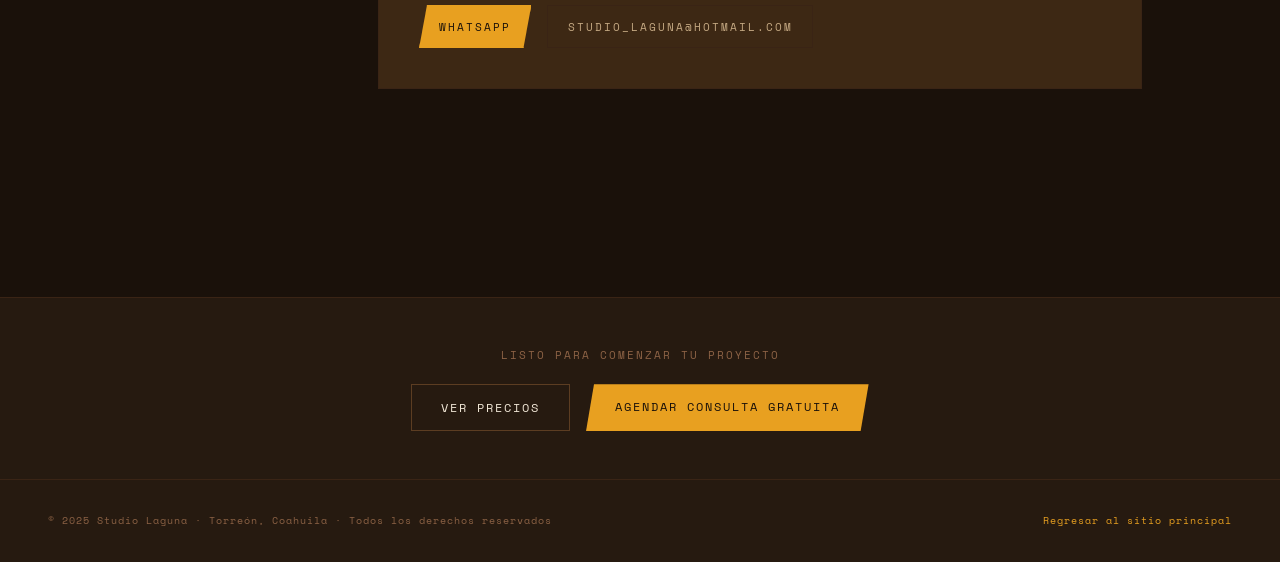
<file: terminos.html>
<!DOCTYPE html>
<html lang="es">
<head>
  <meta charset="UTF-8" />
  <meta name="viewport" content="width=device-width, initial-scale=1.0" />
  <title>Términos y Condiciones — Studio Laguna · Torreón</title>
  <meta name="description" content="Términos y condiciones de los servicios de diseño web, mantenimiento y gestión de redes sociales de Studio Laguna, Torreón, Coahuila." />
  <meta name="robots" content="noindex, follow" />
  <link rel="shortcut icon" href="/logo-mark-128.png" type="image/x-icon">
  <link href="https://fonts.googleapis.com/css2?family=Playfair+Display:ital,wght@0,700;0,900;1,700;1,900&family=Barlow+Condensed:wght@300;400;600&family=Space+Mono:wght@400;700&display=swap" rel="stylesheet">
  <link rel="manifest" href="/manifest.json">
  <meta name="theme-color" content="#1a110a">
  <link rel="apple-touch-icon" href="/icons/icon-180.png">
  <style>
    *, *::before, *::after { box-sizing: border-box; margin: 0; padding: 0; }

    :root {
      --tierra:   #1a110a;
      --cantera:  #261a10;
      --adobe:    #3d2814;
      --barro:    #5c3d22;
      --polvo:    #8c6245;
      --arena:    #c4a882;
      --crema:    #f0e6d6;
      --sol:      #e8a020;
      --cobre:    #c4621a;
      --mezcal:   #6b8c42;
      --border:   #3a2415;

      --bg:       var(--tierra);
      --bg2:      var(--cantera);
      --surface:  var(--adobe);
      --text:     var(--crema);
      --muted:    var(--arena);

      --font-display: 'Playfair Display', Georgia, serif;
      --font-body:    'Barlow Condensed', sans-serif;
      --font-mono:    'Space Mono', monospace;
    }

    html { scroll-behavior: smooth; }

    body {
      background: var(--bg);
      color: var(--text);
      font-family: var(--font-body);
      font-weight: 400;
      overflow-x: hidden;
      line-height: 1.7;
    }

    /* Texture */
    body::before {
      content: '';
      position: fixed; inset: 0; z-index: 0;
      background-image: url("data:image/svg+xml,%3Csvg viewBox='0 0 512 512' xmlns='http://www.w3.org/2000/svg'%3E%3Cfilter id='n'%3E%3CfeTurbulence type='fractalNoise' baseFrequency='0.75' numOctaves='4' stitchTiles='stitch'/%3E%3C/filter%3E%3Crect width='100%25' height='100%25' filter='url(%23n)' opacity='0.05'/%3E%3C/svg%3E");
      pointer-events: none; opacity: 0.6;
    }

    /* ── NAV ── */
    nav {
      position: sticky; top: 0; z-index: 100;
      display: flex; align-items: center; justify-content: space-between;
      padding: 1rem 3rem;
      background: rgba(26,17,10,0.95);
      backdrop-filter: blur(24px);
      border-bottom: 1px solid var(--border);
    }
    .nav-logo {
      display: flex; align-items: center; gap: 0.7rem;
      text-decoration: none;
    }
    .logo-mark { width: 32px; height: 32px; flex-shrink: 0; }
    .logo-mark svg { width: 100%; height: 100%; }
    .logo-main {
      font-family: var(--font-display);
      font-size: 1rem; font-weight: 900;
      letter-spacing: 3px; color: var(--crema);
      text-transform: uppercase; display: block; line-height: 1;
    }
    .logo-sub {
      font-family: var(--font-mono);
      font-size: 0.4rem; letter-spacing: 4px;
      color: var(--sol); text-transform: uppercase;
      display: block; margin-top: 1px;
    }
    .nav-back {
      font-family: var(--font-mono);
      font-size: 0.68rem; letter-spacing: 2px;
      text-transform: uppercase; color: var(--muted);
      text-decoration: none;
      display: flex; align-items: center; gap: 0.5rem;
      transition: color 0.3s;
    }
    .nav-back:hover { color: var(--sol); }
    .nav-back::before { content: '←'; }

    /* ── HERO HEADER ── */
    .page-header {
      position: relative;
      padding: 5rem 3rem 3rem;
      border-bottom: 1px solid var(--border);
      overflow: hidden;
    }
    .page-header::after {
      content: '';
      position: absolute; bottom: 0; left: 3rem; right: 3rem;
      height: 3px;
      background: linear-gradient(90deg, var(--sol), var(--cobre), transparent);
    }
    .header-glow {
      position: absolute;
      width: 400px; height: 400px; border-radius: 50%;
      background: radial-gradient(circle, rgba(232,160,32,0.07) 0%, transparent 70%);
      top: -150px; right: -50px;
      pointer-events: none;
    }
    .header-content { position: relative; z-index: 1; max-width: 760px; }
    .page-tag {
      font-family: var(--font-mono);
      font-size: 0.65rem; letter-spacing: 3px;
      text-transform: uppercase; color: var(--sol);
      margin-bottom: 1rem;
      display: flex; align-items: center; gap: 0.7rem;
    }
    .page-tag::before {
      content: ''; display: block;
      width: 28px; height: 2px;
      background: linear-gradient(90deg, var(--sol), var(--cobre));
    }
    .page-header h1 {
      font-family: var(--font-display);
      font-size: clamp(2.5rem, 6vw, 4.5rem);
      font-weight: 900; line-height: 0.95;
      margin-bottom: 1.2rem;
    }
    .page-header h1 em { color: var(--sol); font-style: italic; }
    .page-meta {
      font-family: var(--font-mono);
      font-size: 0.65rem; letter-spacing: 2px;
      color: var(--polvo); text-transform: uppercase;
    }

    /* ── LAYOUT ── */
    .page-layout {
      display: grid;
      grid-template-columns: 240px 1fr;
      gap: 0;
      max-width: 1100px;
      margin: 0 auto;
      position: relative; z-index: 1;
    }

    /* ── SIDEBAR / TOC ── */
    .toc {
      position: sticky; top: 65px;
      height: calc(100vh - 65px);
      overflow-y: auto;
      padding: 2.5rem 1.5rem 2.5rem 3rem;
      border-right: 1px solid var(--border);
    }
    .toc-title {
      font-family: var(--font-mono);
      font-size: 0.6rem; letter-spacing: 3px;
      text-transform: uppercase; color: var(--sol);
      margin-bottom: 1.5rem;
    }
    .toc-list { list-style: none; }
    .toc-list li { margin-bottom: 0.1rem; }
    .toc-list a {
      font-family: var(--font-mono);
      font-size: 0.62rem; letter-spacing: 1px;
      color: var(--polvo);
      text-decoration: none;
      display: flex; align-items: flex-start; gap: 0.5rem;
      padding: 0.4rem 0.6rem;
      border-left: 2px solid transparent;
      transition: all 0.2s; line-height: 1.4;
    }
    .toc-list a:hover,
    .toc-list a.active {
      color: var(--crema);
      border-left-color: var(--sol);
      background: rgba(232,160,32,0.06);
    }
    .toc-list a .num {
      color: var(--sol); flex-shrink: 0;
    }

    /* ── CONTENT ── */
    .content {
      padding: 3rem 3rem 6rem;
    }
    .section-block {
      margin-bottom: 3.5rem;
      padding-bottom: 3.5rem;
      border-bottom: 1px solid var(--border);
    }
    .section-block:last-child {
      border-bottom: none;
    }
    .section-num {
      font-family: var(--font-mono);
      font-size: 0.6rem; letter-spacing: 3px;
      color: var(--sol); text-transform: uppercase;
      margin-bottom: 0.6rem;
    }
    .section-block h2 {
      font-family: var(--font-display);
      font-size: 1.6rem; font-weight: 700;
      margin-bottom: 1.2rem; line-height: 1.2;
    }
    .section-block h2 em { color: var(--sol); font-style: italic; }

    .section-block p {
      font-size: 1rem; font-weight: 300;
      color: var(--arena); line-height: 1.8;
      margin-bottom: 1rem;
    }
    .section-block p:last-child { margin-bottom: 0; }

    /* Clausulas numeradas */
    .clause-list {
      list-style: none;
      margin-bottom: 1rem;
    }
    .clause-list li {
      display: flex; gap: 1rem;
      font-size: 0.98rem; font-weight: 300;
      color: var(--arena); line-height: 1.8;
      padding: 0.7rem 0;
      border-bottom: 1px solid rgba(58,36,21,0.5);
    }
    .clause-list li:last-child { border-bottom: none; }
    .clause-num {
      font-family: var(--font-mono);
      font-size: 0.6rem; letter-spacing: 1px;
      color: var(--sol); flex-shrink: 0;
      padding-top: 0.35rem; min-width: 2.2rem;
    }

    /* Highlight box */
    .highlight-box {
      background: rgba(232,160,32,0.06);
      border-left: 3px solid var(--sol);
      padding: 1.2rem 1.5rem;
      margin: 1.5rem 0;
    }
    .highlight-box p {
      color: var(--crema) !important;
      font-size: 0.92rem !important;
      margin-bottom: 0 !important;
    }

    /* ── CONTACTO FINAL ── */
    .contact-block {
      background: var(--adobe);
      border: 1px solid var(--border);
      padding: 2.5rem;
      margin-top: 3rem;
      position: relative;
    }
    .contact-block::before {
      content: '';
      position: absolute; top: 0; left: 0;
      border-top: 20px solid var(--sol);
      border-right: 20px solid transparent;
    }
    .contact-block h3 {
      font-family: var(--font-display);
      font-size: 1.4rem; font-weight: 700;
      margin-bottom: 0.8rem;
    }
    .contact-block p {
      font-size: 0.92rem; color: var(--arena);
      margin-bottom: 1.5rem; font-weight: 300;
    }
    .contact-links {
      display: flex; flex-wrap: wrap; gap: 1rem;
    }
    .contact-link {
      font-family: var(--font-mono);
      font-size: 0.7rem; letter-spacing: 2px;
      text-transform: uppercase; text-decoration: none;
      padding: 0.7rem 1.2rem;
      border: 1px solid var(--border);
      color: var(--muted); transition: all 0.3s;
    }
    .contact-link:hover { border-color: var(--sol); color: var(--sol); }
    .contact-link.primary {
      background: var(--sol); color: var(--tierra);
      border-color: var(--sol);
      clip-path: polygon(8px 0%, 100% 0%, calc(100% - 8px) 100%, 0% 100%);
    }
    .contact-link.primary:hover {
      background: var(--crema); border-color: var(--crema);
    }

    /* ── CTA REGRESO ── */
    .back-cta {
      background: var(--cantera);
      border-top: 1px solid var(--border);
      padding: 3rem;
      text-align: center;
      position: relative; z-index: 1;
    }
    .back-cta p {
      font-family: var(--font-mono);
      font-size: 0.68rem; letter-spacing: 2px;
      color: var(--polvo); text-transform: uppercase;
      margin-bottom: 1.2rem;
    }
    .back-cta-links {
      display: flex; justify-content: center;
      flex-wrap: wrap; gap: 1rem;
    }
    .btn-outline {
      font-family: var(--font-mono);
      font-size: 0.72rem; letter-spacing: 2px;
      text-transform: uppercase;
      color: var(--text); background: transparent;
      border: 1px solid var(--barro);
      padding: 0.8rem 1.8rem;
      text-decoration: none; transition: all 0.3s;
    }
    .btn-outline:hover { border-color: var(--sol); color: var(--sol); }
    .btn-primary {
      font-family: var(--font-mono);
      font-size: 0.72rem; letter-spacing: 2px;
      text-transform: uppercase;
      color: var(--tierra); background: var(--sol);
      border: none; padding: 0.8rem 1.8rem;
      text-decoration: none; transition: all 0.3s;
      clip-path: polygon(8px 0%, 100% 0%, calc(100% - 8px) 100%, 0% 100%);
    }
    .btn-primary:hover { background: var(--crema); }

    /* ── FOOTER ── */
    footer {
      background: var(--cantera);
      border-top: 1px solid var(--border);
      padding: 2rem 3rem;
      display: flex; align-items: center; justify-content: space-between;
      flex-wrap: wrap; gap: 1rem;
      position: relative; z-index: 1;
    }
    footer p {
      font-family: var(--font-mono);
      font-size: 0.65rem; color: var(--polvo);
      letter-spacing: 1px;
    }
    footer a { color: var(--sol); text-decoration: none; }
    footer a:hover { text-decoration: underline; }

    /* ── RESPONSIVE ── */
    @media (max-width: 768px) {
      nav { padding: 1rem 1.5rem; }
      .page-header { padding: 4rem 1.5rem 2rem; }
      .page-layout { grid-template-columns: 1fr; }
      .toc {
        position: static; height: auto;
        padding: 2rem 1.5rem;
        border-right: none;
        border-bottom: 1px solid var(--border);
        background: var(--cantera);
      }
      .content { padding: 2rem 1.5rem 4rem; }
      .back-cta { padding: 2rem 1.5rem; }
      footer { padding: 1.5rem; flex-direction: column; text-align: center; }
    }
  </style>
</head>
<body>

  <!-- NAV -->
  <nav>
    <a href="/" class="nav-logo">
      <div class="logo-mark">
        <svg viewBox="0 0 36 36" fill="none" xmlns="http://www.w3.org/2000/svg">
          <circle cx="18" cy="20" r="8" fill="#e8a020" opacity="0.9"/>
          <line x1="4" y1="20" x2="32" y2="20" stroke="#c4a882" stroke-width="1" opacity="0.5"/>
          <line x1="18" y1="4" x2="18" y2="8" stroke="#e8a020" stroke-width="1.5" stroke-linecap="round"/>
          <line x1="7" y1="9" x2="10" y2="12" stroke="#e8a020" stroke-width="1.5" stroke-linecap="round"/>
          <line x1="29" y1="9" x2="26" y2="12" stroke="#e8a020" stroke-width="1.5" stroke-linecap="round"/>
          <line x1="3" y1="19" x2="7" y2="19" stroke="#e8a020" stroke-width="1.5" stroke-linecap="round"/>
          <line x1="33" y1="19" x2="29" y2="19" stroke="#e8a020" stroke-width="1.5" stroke-linecap="round"/>
          <path d="M10 28h4v-3h8v3h4" stroke="#c4621a" stroke-width="1.2" fill="none" stroke-linecap="square"/>
        </svg>
      </div>
      <div class="logo-text-wrap">
        <span class="logo-main">Studio <span style="color:var(--sol)">Laguna</span></span>
        <span class="logo-sub">Torreón · Diseño Web</span>
      </div>
    </a>
    <a href="/" class="nav-back">Regresar al sitio</a>
  </nav>

  <!-- HEADER -->
  <div class="page-header">
    <div class="header-glow"></div>
    <div class="header-content">
      <div class="page-tag">Documentos Legales</div>
      <h1>Términos y<br><em>Condiciones</em></h1>
      <p class="page-meta">Vigentes desde el 1 de enero de 2025 &nbsp;·&nbsp; Studio Laguna, Torreón, Coahuila</p>
    </div>
  </div>

  <!-- LAYOUT: TOC + CONTENT -->
  <div class="page-layout">

    <!-- SIDEBAR: Tabla de contenidos -->
    <aside class="toc">
      <div class="toc-title">Contenido</div>
      <ul class="toc-list">
        <li><a href="#partes"><span class="num">01</span> Partes del contrato</a></li>
        <li><a href="#servicios"><span class="num">02</span> Descripción de servicios</a></li>
        <li><a href="#plazos"><span class="num">03</span> Proceso y plazos</a></li>
        <li><a href="#pagos"><span class="num">04</span> Pagos y facturación</a></li>
        <li><a href="#cancelaciones"><span class="num">05</span> Cancelaciones y reembolsos</a></li>
        <li><a href="#cliente"><span class="num">06</span> Responsabilidades del cliente</a></li>
        <li><a href="#proveedor"><span class="num">07</span> Responsabilidades de Studio Laguna</a></li>
        <li><a href="#propiedad"><span class="num">08</span> Propiedad intelectual</a></li>
        <li><a href="#dominio"><span class="num">09</span> Dominio y hosting</a></li>
        <li><a href="#privacidad"><span class="num">10</span> Confidencialidad y privacidad</a></li>
        <li><a href="#modificaciones"><span class="num">11</span> Modificaciones a estos términos</a></li>
        <li><a href="#legislacion"><span class="num">12</span> Legislación aplicable</a></li>
      </ul>
    </aside>

    <!-- CONTENT -->
    <main class="content">

      <div class="highlight-box">
        <p>La contratación de cualquier servicio de Studio Laguna implica la aceptación total de estos términos y condiciones. Si tienes preguntas antes de contratar, escribenos por WhatsApp o correo antes de proceder.</p>
      </div>

      <!-- 01 -->
      <div class="section-block" id="partes">
        <div class="section-num">// 01</div>
        <h2>Partes del <em>Contrato</em></h2>
        <p>El presente documento establece los términos bajo los cuales Studio Laguna (en adelante "el Proveedor"), con operaciones en Torreón, Coahuila, presta sus servicios de diseño web, desarrollo, mantenimiento y gestión de redes sociales a la persona física o moral que contrate dichos servicios (en adelante "el Cliente").</p>
        <p>La contratación de cualquier servicio de Studio Laguna implica la aceptación total de estos términos y condiciones.</p>
      </div>

      <!-- 02 -->
      <div class="section-block" id="servicios">
        <div class="section-num">// 02</div>
        <h2>Descripción de <em>Servicios</em></h2>
        <p>Studio Laguna ofrece los siguientes servicios:</p>
        <ul class="clause-list">
          <li><span class="clause-num">a)</span> Diseño y desarrollo de sitios web a medida.</li>
          <li><span class="clause-num">b)</span> Creación de landing pages y tiendas en línea.</li>
          <li><span class="clause-num">c)</span> Rediseño de sitios web existentes.</li>
          <li><span class="clause-num">d)</span> Posicionamiento SEO (on-page y técnico).</li>
          <li><span class="clause-num">e)</span> Planes de soporte y mantenimiento mensual.</li>
          <li><span class="clause-num">f)</span> Gestión de redes sociales (Facebook e Instagram).</li>
        </ul>
        <p>El alcance específico de cada proyecto queda definido en la propuesta o cotización aceptada por ambas partes, la cual forma parte integral de este contrato.</p>
      </div>

      <!-- 03 -->
      <div class="section-block" id="plazos">
        <div class="section-num">// 03</div>
        <h2>Proceso y Plazos de <em>Entrega</em></h2>
        <ul class="clause-list">
          <li>
            <span class="clause-num">3.1</span>
            Los plazos de entrega acordados comienzan a correr a partir del momento en que el Cliente entregue todos los materiales necesarios para el desarrollo del proyecto: textos, imágenes, logotipos, accesos y cualquier otro recurso requerido.
          </li>
          <li>
            <span class="clause-num">3.2</span>
            Si el Cliente no entrega los materiales en un plazo de 30 días naturales a partir de la firma de la propuesta o del pago del anticipo, Studio Laguna podrá dar por pausado el proyecto. La reactivación quedará sujeta a disponibilidad de agenda y podrá implicar un cargo adicional.
          </li>
          <li>
            <span class="clause-num">3.3</span>
            Los plazos estimados son referenciales. Causas fuera del control del Proveedor (demoras en la entrega de materiales, cambios de alcance, fallas en servicios de terceros) podrán extender los tiempos acordados sin que ello genere penalización.
          </li>
          <li>
            <span class="clause-num">3.4</span>
            El Cliente tendrá derecho a solicitar hasta dos rondas de revisiones sin costo adicional dentro del alcance original del proyecto. Las revisiones que impliquen cambios en el alcance o estructura del proyecto se cotizarán por separado.
          </li>
        </ul>
      </div>

      <!-- 04 -->
      <div class="section-block" id="pagos">
        <div class="section-num">// 04</div>
        <h2>Pagos y <em>Facturación</em></h2>
        <ul class="clause-list">
          <li>
            <span class="clause-num">4.1</span>
            <span><strong style="color:var(--crema)">Proyectos puntuales:</strong> Se requiere un anticipo del 50% para dar inicio al proyecto. El 50% restante deberá liquidarse antes de la publicación del sitio en el dominio definitivo o de la entrega final de los archivos.</span>
          </li>
          <li>
            <span class="clause-num">4.2</span>
            <span><strong style="color:var(--crema)">Planes de soporte mensual:</strong> El pago se realiza por adelantado, al inicio de cada mes de servicio. La falta de pago en los primeros cinco días del mes podrá resultar en la suspensión temporal del servicio hasta regularizar el saldo.</span>
          </li>
          <li>
            <span class="clause-num">4.3</span>
            Los precios están expresados en pesos mexicanos (MXN) e incluyen IVA cuando así se indique en la propuesta. En caso de requerirse factura, el Cliente deberá proporcionar sus datos fiscales antes de realizar el pago.
          </li>
          <li>
            <span class="clause-num">4.4</span>
            Studio Laguna se reserva el derecho de ajustar sus tarifas con un aviso previo de 30 días naturales. Los proyectos ya contratados y en proceso no se verán afectados por dichos ajustes.
          </li>
          <li>
            <span class="clause-num">4.5</span>
            Los pagos pueden realizarse por transferencia bancaria, depósito o los métodos que Studio Laguna indique en cada propuesta.
          </li>
        </ul>
      </div>

      <!-- 05 -->
      <div class="section-block" id="cancelaciones">
        <div class="section-num">// 05</div>
        <h2>Cancelaciones y <em>Reembolsos</em></h2>
        <ul class="clause-list">
          <li>
            <span class="clause-num">5.1</span>
            En proyectos puntuales, el anticipo pagado no es reembolsable una vez iniciado el trabajo, dado que cubre el tiempo y los recursos destinados al proyecto.
          </li>
          <li>
            <span class="clause-num">5.2</span>
            Si el Cliente decide cancelar el proyecto antes de que Studio Laguna haya iniciado trabajo alguno, podrá solicitarse el reembolso del anticipo dentro de los tres días hábiles siguientes al pago.
          </li>
          <li>
            <span class="clause-num">5.3</span>
            Los planes de soporte mensual pueden cancelarse en cualquier momento mediante aviso escrito con al menos 15 días naturales de anticipación al siguiente ciclo de cobro. No se generan reembolsos por el mes en curso.
          </li>
          <li>
            <span class="clause-num">5.4</span>
            Studio Laguna podrá dar por terminado el contrato de forma inmediata en caso de incumplimiento de pago por más de 15 días o de conducta inapropiada por parte del Cliente.
          </li>
        </ul>
      </div>

      <!-- 06 -->
      <div class="section-block" id="cliente">
        <div class="section-num">// 06</div>
        <h2>Responsabilidades del <em>Cliente</em></h2>
        <ul class="clause-list">
          <li>
            <span class="clause-num">6.1</span>
            El Cliente es responsable de proporcionar materiales (textos, imágenes, logotipos, videos) con plena autorización legal para su uso. Al entregar dichos materiales, garantiza que son de su propiedad o que cuenta con licencia para utilizarlos, liberando a Studio Laguna de cualquier reclamación de terceros.
          </li>
          <li>
            <span class="clause-num">6.2</span>
            El Cliente es responsable de revisar y aprobar el contenido publicado en su sitio web y redes sociales. La aprobación expresa (por mensaje, correo o cualquier medio escrito) equivale a aceptación del trabajo entregado.
          </li>
          <li>
            <span class="clause-num">6.3</span>
            En los planes de gestión de redes sociales, el Cliente deberá responder a la revisión de publicaciones programadas en un plazo máximo de 48 horas. Pasado ese tiempo, se entenderá que el contenido está aprobado para publicación.
          </li>
          <li>
            <span class="clause-num">6.4</span>
            El Cliente deberá proveer accesos necesarios (hosting, cuentas de redes sociales, registros DNS, etc.) en los plazos acordados para no retrasar el proyecto.
          </li>
        </ul>
      </div>

      <!-- 07 -->
      <div class="section-block" id="proveedor">
        <div class="section-num">// 07</div>
        <h2>Responsabilidades de <em>Studio Laguna</em></h2>
        <ul class="clause-list">
          <li>
            <span class="clause-num">7.1</span>
            El Proveedor se compromete a desarrollar los proyectos con profesionalismo, aplicando buenas prácticas de diseño y desarrollo web.
          </li>
          <li>
            <span class="clause-num">7.2</span>
            Studio Laguna se compromete a mantener la confidencialidad de la información del Cliente y no compartirla con terceros sin autorización expresa.
          </li>
          <li>
            <span class="clause-num">7.3</span>
            El Proveedor no garantiza resultados específicos de SEO, ventas o tráfico web, ya que estos dependen de factores externos (algoritmos de Google, competencia, condiciones de mercado) fuera de su control.
          </li>
          <li>
            <span class="clause-num">7.4</span>
            Studio Laguna no se hace responsable por interrupciones de servicio causadas por proveedores de hosting, registros de dominio, plataformas de redes sociales ni cortes de internet.
          </li>
        </ul>
      </div>

      <!-- 08 -->
      <div class="section-block" id="propiedad">
        <div class="section-num">// 08</div>
        <h2>Propiedad <em>Intelectual</em></h2>
        <ul class="clause-list">
          <li>
            <span class="clause-num">8.1</span>
            Una vez liquidado el pago total del proyecto, el Cliente adquiere los derechos de uso sobre el diseño y los contenidos desarrollados específicamente para su proyecto.
          </li>
          <li>
            <span class="clause-num">8.2</span>
            Studio Laguna se reserva el derecho de incluir el proyecto terminado en su portafolio de trabajos y material de promoción, salvo que el Cliente solicite expresamente lo contrario por escrito.
          </li>
          <li>
            <span class="clause-num">8.3</span>
            Las herramientas, frameworks, plantillas de código base y recursos de terceros utilizados en el desarrollo seguirán siendo propiedad de sus respectivos creadores y/o licenciantes. Studio Laguna entregará al Cliente únicamente los elementos desarrollados a medida para su proyecto.
          </li>
          <li>
            <span class="clause-num">8.4</span>
            En los planes de gestión de redes sociales, las piezas de diseño y textos producidos por Studio Laguna para el Cliente son de uso exclusivo del Cliente a partir de su aprobación y liquidación del servicio del mes en que fueron creadas.
          </li>
        </ul>
      </div>

      <!-- 09 -->
      <div class="section-block" id="dominio">
        <div class="section-num">// 09</div>
        <h2>Dominio y <em>Hosting</em></h2>
        <ul class="clause-list">
          <li>
            <span class="clause-num">9.1</span>
            Cuando el servicio incluya dominio y hosting, Studio Laguna gestionará la contratación con el proveedor correspondiente durante el periodo acordado (generalmente 1 año).
          </li>
          <li>
            <span class="clause-num">9.2</span>
            Al finalizar el periodo contratado, la renovación del dominio y hosting es responsabilidad del Cliente. Studio Laguna podrá gestionar la renovación si el Cliente lo solicita y liquida el costo correspondiente.
          </li>
          <li>
            <span class="clause-num">9.3</span>
            En caso de que el Cliente decida cambiar de proveedor o gestionar su propio hosting, Studio Laguna entregará los archivos del sitio web una vez cubierto el pago total del proyecto.
          </li>
        </ul>
      </div>

      <!-- 10 -->
      <div class="section-block" id="privacidad">
        <div class="section-num">// 10</div>
        <h2>Confidencialidad y <em>Privacidad</em></h2>
        <ul class="clause-list">
          <li>
            <span class="clause-num">10.1</span>
            Toda la información comercial, financiera o personal que el Cliente comparta con Studio Laguna durante la prestación de los servicios será tratada con estricta confidencialidad.
          </li>
          <li>
            <span class="clause-num">10.2</span>
            La información personal recopilada a través del sitio web de Studio Laguna (formularios de contacto, correo, WhatsApp) se utilizará exclusivamente para dar seguimiento a las solicitudes de servicio y no será compartida con terceros.
          </li>
          <li>
            <span class="clause-num">10.3</span>
            Ambas partes se obligan a no divulgar información confidencial de la otra parte, incluso después de concluida la relación de servicio.
          </li>
        </ul>
      </div>

      <!-- 11 -->
      <div class="section-block" id="modificaciones">
        <div class="section-num">// 11</div>
        <h2>Modificaciones a estos <em>Términos</em></h2>
        <p>Studio Laguna se reserva el derecho de actualizar estos términos y condiciones en cualquier momento. Los cambios serán comunicados al Cliente con al menos 15 días de anticipación y aplicarán a los contratos que se celebren a partir de la fecha de entrada en vigor de la nueva versión. Los proyectos en curso no se verán afectados.</p>
      </div>

      <!-- 12 -->
      <div class="section-block" id="legislacion">
        <div class="section-num">// 12</div>
        <h2>Legislación Aplicable y <em>Resolución de Conflictos</em></h2>
        <ul class="clause-list">
          <li>
            <span class="clause-num">12.1</span>
            El presente contrato se rige por las leyes vigentes del Estado de Coahuila de Zaragoza y de los Estados Unidos Mexicanos.
          </li>
          <li>
            <span class="clause-num">12.2</span>
            Ante cualquier controversia, ambas partes se comprometen a intentar una solución amigable en primera instancia, mediante comunicación directa.
          </li>
          <li>
            <span class="clause-num">12.3</span>
            En caso de no llegar a un acuerdo, las partes se someten a la jurisdicción de los tribunales competentes de la ciudad de Torreón, Coahuila, renunciando a cualquier otro fuero que pudiera corresponderles.
          </li>
        </ul>

        <!-- Contacto -->
        <div class="contact-block">
          <h3>Dudas sobre estos términos</h3>
          <p>Si tienes preguntas antes de contratar nuestros servicios, contactanos directamente. Respondemos en horario de atención Lun-Vie 9:00-18:00 · Sáb 10:00-14:00.</p>
          <div class="contact-links">
            <a href="https://wa.me/526142448419?text=Hola!%20Tengo%20una%20pregunta%20sobre%20los%20términos%20y%20condiciones." target="_blank" class="contact-link primary">WhatsApp</a>
            <a href="mailto:studio_laguna@hotmail.com" class="contact-link">studio_laguna@hotmail.com</a>
          </div>
        </div>
      </div>

    </main>
  </div>

  <!-- CTA DE REGRESO -->
  <div class="back-cta">
    <p>Listo para comenzar tu proyecto</p>
    <div class="back-cta-links">
      <a href="/#precios" class="btn-outline">Ver precios</a>
      <a href="/#contacto" class="btn-primary">Agendar consulta gratuita</a>
    </div>
  </div>

  <!-- FOOTER -->
  <footer>
    <p>© 2025 Studio Laguna · Torreón, Coahuila · Todos los derechos reservados</p>
    <p><a href="/">Regresar al sitio principal</a></p>
  </footer>

  <!-- TOC Active State Script -->
  <script>
    const sections = document.querySelectorAll('.section-block[id]');
    const tocLinks = document.querySelectorAll('.toc-list a');

    const observer = new IntersectionObserver(entries => {
      entries.forEach(entry => {
        if (entry.isIntersecting) {
          tocLinks.forEach(l => l.classList.remove('active'));
          const active = document.querySelector(`.toc-list a[href="#${entry.target.id}"]`);
          if (active) active.classList.add('active');
        }
      });
    }, { rootMargin: '-20% 0px -70% 0px' });

    sections.forEach(s => observer.observe(s));
  </script>

</body>
</html>
</file>
<file: studio-laguna-styles.css>
/* ══════════════════════════════════════════════════
   STUDIO LAGUNA — TORREÓN AESTHETIC
   Palette: Desierto Lagunero · Cantera · Sotol · Sol
   ══════════════════════════════════════════════════ */

*, *::before, *::after { box-sizing: border-box; margin: 0; padding: 0; }

:root {
  /* Torreón desert palette */
  --tierra:    #1a110a;     /* tierra oscura */
  --cantera:   #261a10;     /* cantera natural */
  --adobe:     #3d2814;     /* adobe oscuro */
  --barro:     #5c3d22;     /* barro cocido */
  --polvo:     #8c6245;     /* polvo del desierto */
  --arena:     #c4a882;     /* arena lagunera */
  --crema:     #f0e6d6;     /* crema caliche */
  --hueso:     #ede0cc;     /* hueso natural */

  /* Accent: sol lagunero + agave */
  --sol:       #e8a020;     /* sol del desierto */
  --cobre:     #c4621a;     /* cobre oxidado */
  --mezcal:    #6b8c42;     /* verde agave */
  --cielo:     #2d5a8e;     /* cielo lagunero azul */

  /* Semantic */
  --bg:        var(--tierra);
  --bg2:       var(--cantera);
  --surface:   var(--adobe);
  --surface2:  var(--barro);
  --border:    #3a2415;
  --accent:    var(--sol);
  --accent2:   var(--cobre);
  --accent3:   var(--mezcal);
  --text:      var(--crema);
  --muted:     var(--arena);

  --font-display: 'Playfair Display', Georgia, serif;
  --font-body:    'Barlow Condensed', sans-serif;
  --font-mono:    'Space Mono', monospace;
}

html { scroll-behavior: smooth; }

body {
  background: var(--bg);
  color: var(--text);
  font-family: var(--font-body);
  font-weight: 400;
  overflow-x: hidden;
  cursor: none;
}

/* ── Desert texture overlay ─────────────────────── */
body::before {
  content: '';
  position: fixed; inset: 0; z-index: 0;
  background-image: url("data:image/svg+xml,%3Csvg viewBox='0 0 512 512' xmlns='http://www.w3.org/2000/svg'%3E%3Cfilter id='n'%3E%3CfeTurbulence type='fractalNoise' baseFrequency='0.75' numOctaves='4' stitchTiles='stitch'/%3E%3C/filter%3E%3Crect width='100%25' height='100%25' filter='url(%23n)' opacity='0.05'/%3E%3C/svg%3E");
  pointer-events: none; opacity: 0.6;
}

/* Geometric Mesoamerican pattern overlay */
body::after {
  content: '';
  position: fixed; inset: 0; z-index: 0;
  background-image: repeating-linear-gradient(
    0deg, transparent, transparent 59px,
    rgba(232,160,32,0.04) 59px, rgba(232,160,32,0.04) 60px
  ), repeating-linear-gradient(
    90deg, transparent, transparent 59px,
    rgba(232,160,32,0.04) 59px, rgba(232,160,32,0.04) 60px
  );
  pointer-events: none;
}

/* ── Custom cursor ──────────────────────────────── */
.cursor {
  position: fixed; width: 10px; height: 10px;
  background: var(--sol); border-radius: 0; /* square — cantera block */
  pointer-events: none; z-index: 9999;
  transform: translate(-50%, -50%) rotate(45deg);
  transition: transform 0.1s, width 0.3s, height 0.3s;
  mix-blend-mode: screen;
}
.cursor-ring {
  position: fixed; width: 38px; height: 38px;
  border: 1px solid rgba(232,160,32,0.5);
  border-radius: 0; /* square too */
  pointer-events: none; z-index: 9998;
  transform: translate(-50%, -50%);
  transition: transform 0.15s ease-out;
}

/* ── NAV ────────────────────────────────────────── */
nav {
  position: fixed; top: 0; left: 0; right: 0; z-index: 100;
  display: flex; align-items: center; justify-content: space-between;
  padding: 1.2rem 3rem;
  background: rgba(26,17,10,0.92);
  backdrop-filter: blur(24px);
  border-bottom: 1px solid var(--border);
}

/* ── LOGO: Option A (default in nav) ────────────── */
.nav-logo {
  display: flex; align-items: center; gap: 0.7rem;
  text-decoration: none;
}
.logo-mark {
  width: 36px; height: 36px;
  position: relative; flex-shrink: 0;
}
.logo-mark svg { width: 100%; height: 100%; }
.logo-text-wrap { line-height: 1; }
.logo-main {
  font-family: var(--font-display);
  font-size: 1.1rem;
  font-weight: 900;
  letter-spacing: 3px;
  color: var(--crema);
  text-transform: uppercase;
  display: block;
}
.logo-sub {
  font-family: var(--font-mono);
  font-size: 0.45rem;
  letter-spacing: 4px;
  color: var(--sol);
  text-transform: uppercase;
  display: block;
  margin-top: 1px;
}

.nav-links { display: flex; gap: 2.5rem; list-style: none; }
.nav-links a {
  font-family: var(--font-mono);
  font-size: 0.7rem;
  letter-spacing: 2px;
  color: var(--muted);
  text-decoration: none;
  text-transform: uppercase;
  transition: color 0.3s;
}
.nav-links a:hover { color: var(--sol); }
.nav-cta {
  font-family: var(--font-mono);
  font-size: 0.68rem;
  letter-spacing: 2px;
  text-transform: uppercase;
  color: var(--tierra);
  background: var(--sol);
  border: none;
  padding: 0.6rem 1.4rem;
  cursor: pointer;
  transition: all 0.2s;
  clip-path: polygon(8px 0%, 100% 0%, calc(100% - 8px) 100%, 0% 100%);
}
.nav-cta:hover {
  background: var(--crema);
  box-shadow: 0 6px 20px rgba(232,160,32,0.35);
}

/* ── HERO ───────────────────────────────────────── */
.hero {
  position: relative;
  min-height: 100vh;
  display: flex; flex-direction: column;
  justify-content: center;
  padding: 8rem 3rem 4rem;
  overflow: hidden;
}

/* Desert horizon line */
.hero-horizon {
  position: absolute; bottom: 0; left: 0; right: 0; z-index: 0;
  height: 40%;
  background: linear-gradient(180deg, transparent, rgba(92,61,34,0.12));
}

/* Sun glow */
.hero-glow {
  position: absolute;
  width: 600px; height: 600px;
  border-radius: 50%;
  background: radial-gradient(circle, rgba(232,160,32,0.1) 0%, rgba(196,98,26,0.06) 40%, transparent 70%);
  top: -150px; right: -50px;
  animation: sol-pulse 8s ease-in-out infinite;
}
.hero-glow2 {
  position: absolute;
  width: 400px; height: 400px;
  border-radius: 50%;
  background: radial-gradient(circle, rgba(107,140,66,0.08) 0%, transparent 70%);
  bottom: -80px; left: 100px;
  animation: sol-pulse 10s ease-in-out infinite reverse;
}

/* Decorative geometric — Mesoamerican-inspired corner ornament */
.hero-ornament {
  position: absolute;
  top: 5rem; right: 3rem;
  width: 180px; height: 180px;
  opacity: 0.12;
  animation: slow-spin 60s linear infinite;
}

@keyframes sol-pulse {
  0%, 100% { opacity: 0.7; transform: scale(1); }
  50% { opacity: 1; transform: scale(1.08); }
}
@keyframes slow-spin {
  from { transform: rotate(0deg); }
  to { transform: rotate(360deg); }
}

.hero-content { position: relative; z-index: 1; max-width: 900px; }
.hero-tag {
  display: inline-flex; align-items: center; gap: 0.7rem;
  font-family: var(--font-mono);
  font-size: 0.68rem;
  letter-spacing: 3px;
  text-transform: uppercase;
  color: var(--sol);
  margin-bottom: 1.5rem;
  opacity: 0;
  animation: fadeUp 0.8s 0.2s forwards;
}
.hero-tag::before {
  content: '';
  display: block; width: 28px; height: 2px;
  background: linear-gradient(90deg, var(--sol), var(--cobre));
}

.hero h1 {
  font-family: var(--font-display);
  font-size: clamp(4.5rem, 9.5vw, 10rem);
  font-weight: 900;
  line-height: 0.9;
  letter-spacing: -1px;
  margin-bottom: 1.5rem;
  opacity: 0;
  animation: fadeUp 0.8s 0.4s forwards;
}
.hero h1 .line2 {
  color: var(--sol);
  display: block;
  font-style: italic;
}
.hero-desc {
  font-size: 1.15rem;
  font-weight: 300;
  letter-spacing: 0.5px;
  color: var(--muted);
  max-width: 500px;
  line-height: 1.7;
  margin-bottom: 2.5rem;
  opacity: 0;
  animation: fadeUp 0.8s 0.6s forwards;
}
.hero-actions {
  display: flex; gap: 1rem; flex-wrap: wrap;
  opacity: 0;
  animation: fadeUp 0.8s 0.8s forwards;
}

.btn-primary {
  font-family: var(--font-mono);
  font-size: 0.75rem;
  letter-spacing: 2px;
  text-transform: uppercase;
  color: var(--tierra);
  background: var(--sol);
  border: none;
  padding: 1rem 2rem;
  cursor: pointer;
  transition: all 0.3s;
  text-decoration: none;
  display: inline-block;
  clip-path: polygon(10px 0%, 100% 0%, calc(100% - 10px) 100%, 0% 100%);
}
.btn-primary:hover {
  background: var(--crema);
  box-shadow: 0 0 40px rgba(232,160,32,0.4);
}
.btn-outline {
  font-family: var(--font-mono);
  font-size: 0.75rem;
  letter-spacing: 2px;
  text-transform: uppercase;
  color: var(--text);
  background: transparent;
  border: 1px solid var(--barro);
  padding: 1rem 2rem;
  cursor: pointer;
  transition: all 0.3s;
  text-decoration: none;
  display: inline-block;
}
.btn-outline:hover {
  border-color: var(--sol);
  color: var(--sol);
}

/* ── Stats strip ───────────────────────────────── */
.stats-strip {
  position: absolute; bottom: 3rem; left: 3rem; right: 3rem;
  z-index: 1;
  display: grid; grid-template-columns: repeat(4, 1fr);
  border-top: 1px solid var(--border);
  padding-top: 2rem;
  gap: 2rem;
  opacity: 0;
  animation: fadeUp 0.8s 1s forwards;
}
.stat-num {
  font-family: var(--font-display);
  font-size: 3rem;
  color: var(--sol);
  line-height: 1;
  font-style: italic;
}
.stat-label {
  font-family: var(--font-mono);
  font-size: 0.62rem;
  letter-spacing: 2px;
  color: var(--muted);
  text-transform: uppercase;
  margin-top: 0.3rem;
}

@keyframes fadeUp {
  from { opacity: 0; transform: translateY(30px); }
  to { opacity: 1; transform: translateY(0); }
}

/* ── SECTIONS ──────────────────────────────────── */
.section {
  padding: 7rem 3rem;
  position: relative;
}
.section-header {
  display: flex; align-items: flex-end; justify-content: space-between;
  margin-bottom: 4rem;
  flex-wrap: wrap; gap: 1rem;
}
.section-tag {
  font-family: var(--font-mono);
  font-size: 0.68rem;
  letter-spacing: 3px;
  text-transform: uppercase;
  color: var(--sol);
  margin-bottom: 0.8rem;
}
.section-title {
  font-family: var(--font-display);
  font-size: clamp(2.8rem, 5.5vw, 5rem);
  font-weight: 900;
  line-height: 0.95;
  letter-spacing: 0;
}
.section-title em { color: var(--sol); font-style: italic; }
.section-desc {
  font-size: 1rem;
  font-weight: 300;
  color: var(--muted);
  max-width: 360px;
  line-height: 1.7;
}

/* ── DIVIDER ornament ───────────────────────────── */
.divider-ornament {
  display: flex; align-items: center; justify-content: center;
  gap: 1rem; padding: 0 3rem;
  color: var(--barro); font-size: 0.7rem; letter-spacing: 4px;
  font-family: var(--font-mono); text-transform: uppercase;
}
.divider-ornament::before,
.divider-ornament::after {
  content: ''; flex: 1; height: 1px;
  background: linear-gradient(90deg, transparent, var(--barro), transparent);
}

/* ── SERVICES ──────────────────────────────────── */
.services-grid {
  display: grid;
  grid-template-columns: repeat(auto-fill, minmax(300px, 1fr));
  gap: 1px;
  background: var(--border);
}
.service-card {
  background: var(--bg2);
  padding: 2.5rem;
  position: relative;
  overflow: hidden;
  transition: background 0.3s;
  cursor: default;
}
.service-card::before {
  content: '';
  position: absolute; top: 0; left: 0; right: 0;
  height: 3px;
  background: linear-gradient(90deg, var(--sol), var(--cobre));
  transform: scaleX(0);
  transform-origin: left;
  transition: transform 0.4s;
}
.service-card:hover::before { transform: scaleX(1); }
.service-card:hover { background: var(--surface); }

/* Mesoamerican step pattern in corner */
.service-card::after {
  content: '';
  position: absolute; bottom: 0; right: 0;
  width: 60px; height: 60px;
  background: 
    linear-gradient(var(--border) 1px, transparent 1px) 0 0 / 20px 20px,
    linear-gradient(90deg, var(--border) 1px, transparent 1px) 0 0 / 20px 20px;
  opacity: 0.5;
}

.service-num {
  font-family: var(--font-display);
  font-size: 4rem;
  font-style: italic;
  color: var(--border);
  line-height: 1;
  margin-bottom: 1rem;
  transition: color 0.3s;
}
.service-card:hover .service-num { color: var(--sol); }
.service-name {
  font-family: var(--font-display);
  font-size: 1.5rem;
  font-weight: 700;
  letter-spacing: 0;
  margin-bottom: 0.8rem;
}
.service-desc {
  font-size: 0.95rem;
  font-weight: 300;
  color: var(--muted);
  line-height: 1.7;
}
.service-tags {
  display: flex; flex-wrap: wrap; gap: 0.4rem;
  margin-top: 1.5rem;
}
.tag {
  font-family: var(--font-mono);
  font-size: 0.6rem;
  letter-spacing: 1px;
  color: var(--sol);
  border: 1px solid rgba(232,160,32,0.25);
  padding: 0.2rem 0.6rem;
  text-transform: uppercase;
}

/* ── PROCESS ───────────────────────────────────── */
.process-section { background: var(--bg2); }
.process-steps {
  display: grid;
  grid-template-columns: repeat(auto-fill, minmax(220px, 1fr));
  gap: 0;
  position: relative;
}
.process-steps::before {
  content: '';
  position: absolute;
  top: 2.8rem; left: 0; right: 0;
  height: 1px;
  background: linear-gradient(90deg, transparent, var(--sol), var(--cobre), transparent);
}
.step { padding: 0 2rem 2rem; position: relative; }
.step-dot {
  width: 16px; height: 16px;
  background: var(--sol);
  margin-bottom: 2rem;
  box-shadow: 0 0 18px rgba(232,160,32,0.6);
  position: relative; z-index: 1;
  clip-path: polygon(50% 0%, 100% 50%, 50% 100%, 0% 50%); /* diamond */
}
.step-num {
  font-family: var(--font-mono);
  font-size: 0.62rem;
  letter-spacing: 3px;
  color: var(--sol);
  margin-bottom: 0.5rem;
}
.step-title {
  font-family: var(--font-display);
  font-size: 1.35rem;
  font-weight: 700;
  margin-bottom: 0.6rem;
}
.step-desc {
  font-size: 0.88rem;
  font-weight: 300;
  color: var(--muted);
  line-height: 1.6;
}

/* ── PRICING ───────────────────────────────────── */
.pricing-grid {
  display: grid;
  grid-template-columns: repeat(auto-fill, minmax(300px, 1fr));
  gap: 1px;
  background: var(--border);
}
.price-card {
  background: var(--bg2);
  padding: 2.5rem;
  position: relative;
  overflow: hidden;
  transition: all 0.3s;
}
.price-card.featured {
  background: var(--surface);
  outline: 1px solid var(--sol);
}
.price-card.featured::before {
  content: 'MÁS POPULAR';
  position: absolute; top: 1.5rem; right: 1.5rem;
  font-family: var(--font-mono);
  font-size: 0.58rem;
  letter-spacing: 2px;
  color: var(--tierra);
  background: var(--sol);
  padding: 0.2rem 0.6rem;
}
.price-plan {
  font-family: var(--font-mono);
  font-size: 0.68rem;
  letter-spacing: 3px;
  color: var(--sol);
  text-transform: uppercase;
  margin-bottom: 0.8rem;
}
.price-amount {
  font-family: var(--font-display);
  font-size: 3.5rem;
  font-style: italic;
  font-weight: 900;
  line-height: 1;
  color: var(--text);
  margin-bottom: 0.3rem;
}
.price-amount sup {
  font-size: 1.2rem;
  vertical-align: super;
  color: var(--muted);
  font-style: normal;
}
.price-period {
  font-size: 0.78rem;
  color: var(--muted);
  margin-bottom: 2rem;
  font-family: var(--font-mono);
}
.price-features {
  list-style: none;
  margin-bottom: 2rem;
}
.price-features li {
  font-size: 0.92rem;
  font-weight: 300;
  color: var(--muted);
  padding: 0.5rem 0;
  border-bottom: 1px solid var(--border);
  display: flex; align-items: center; gap: 0.6rem;
}
.price-features li::before {
  content: '◆';
  color: var(--barro);
  font-size: 0.5rem;
  flex-shrink: 0;
}
.price-features li.included { color: var(--text); }
.price-features li.included::before { color: var(--sol); }

/* ── CONTACT ───────────────────────────────────── */
.contact-section { background: var(--bg); }
.contact-grid {
  display: grid;
  grid-template-columns: 1fr 1fr;
  gap: 4rem;
  align-items: start;
}
.contact-info h2 {
  font-family: var(--font-display);
  font-size: clamp(2.8rem, 5vw, 4.5rem);
  font-weight: 900;
  line-height: 0.95;
  margin-bottom: 1.5rem;
}
.contact-info h2 em { color: var(--sol); font-style: italic; }
.contact-info p {
  color: var(--muted);
  line-height: 1.7;
  margin-bottom: 2rem;
  font-size: 0.95rem;
  font-weight: 300;
}
.contact-methods { display: flex; flex-direction: column; gap: 1rem; }
.contact-method {
  display: flex; align-items: center; gap: 1rem;
  padding: 1.2rem;
  border: 1px solid var(--border);
  background: var(--surface);
  text-decoration: none;
  transition: all 0.3s;
}
.contact-method:hover {
  border-color: var(--sol);
  transform: translateX(8px);
}
.method-icon {
  font-size: 1.4rem;
  width: 42px; height: 42px;
  display: flex; align-items: center; justify-content: center;
}
.method-label {
  font-family: var(--font-mono);
  font-size: 0.62rem;
  letter-spacing: 2px;
  color: var(--sol);
  text-transform: uppercase;
}
.method-value {
  font-size: 0.92rem;
  color: var(--text);
}

/* ── FORM ───────────────────────────────────────── */
.form-container {
  background: var(--surface);
  padding: 2.5rem;
  border: 1px solid var(--border);
  position: relative;
}
/* Cantera corner detail */
.form-container::before {
  content: '';
  position: absolute; top: 0; left: 0;
  border-top: 20px solid var(--sol);
  border-right: 20px solid transparent;
}
.form-container::after {
  content: '';
  position: absolute; bottom: 0; right: 0;
  border-bottom: 20px solid var(--cobre);
  border-left: 20px solid transparent;
}

.form-title {
  font-family: var(--font-display);
  font-size: 1.8rem;
  font-weight: 700;
  margin-bottom: 0.5rem;
}
.form-subtitle {
  font-family: var(--font-mono);
  font-size: 0.68rem;
  letter-spacing: 2px;
  color: var(--sol);
  text-transform: uppercase;
  margin-bottom: 2rem;
}
.form-group { margin-bottom: 1.2rem; }
.form-row { display: grid; grid-template-columns: 1fr 1fr; gap: 1rem; }
label {
  display: block;
  font-family: var(--font-mono);
  font-size: 0.62rem;
  letter-spacing: 2px;
  color: var(--muted);
  text-transform: uppercase;
  margin-bottom: 0.4rem;
}
input, select, textarea {
  width: 100%;
  background: var(--bg2);
  border: 1px solid var(--border);
  border-left: 2px solid var(--barro);
  color: var(--text);
  padding: 0.8rem 1rem;
  font-family: var(--font-body);
  font-size: 0.95rem;
  font-weight: 300;
  outline: none;
  transition: border-color 0.3s;
  -webkit-appearance: none;
}
input:focus, select:focus, textarea:focus {
  border-left-color: var(--sol);
  border-color: var(--barro);
  box-shadow: 0 0 0 2px rgba(232,160,32,0.08);
}
select option { background: var(--bg2); }
textarea { resize: vertical; min-height: 100px; }

.form-tabs {
  display: flex; gap: 1px;
  background: var(--border);
  margin-bottom: 1.5rem;
}
.form-tab {
  flex: 1;
  padding: 0.8rem;
  font-family: var(--font-mono);
  font-size: 0.65rem;
  letter-spacing: 1px;
  text-transform: uppercase;
  background: var(--bg2);
  border: none;
  color: var(--muted);
  cursor: pointer;
  transition: all 0.3s;
}
.form-tab.active { background: var(--sol); color: var(--tierra); }
.tab-content { display: none; }
.tab-content.active { display: block; }

.btn-submit {
  width: 100%;
  padding: 1rem;
  background: var(--sol);
  color: var(--tierra);
  border: none;
  font-family: var(--font-display);
  font-size: 1.2rem;
  font-weight: 700;
  letter-spacing: 3px;
  cursor: pointer;
  transition: all 0.3s;
  margin-top: 0.5rem;
  clip-path: polygon(10px 0%, 100% 0%, calc(100% - 10px) 100%, 0% 100%);
}
.btn-submit:hover {
  background: var(--crema);
  box-shadow: 0 0 40px rgba(232,160,32,0.3);
}
.btn-whatsapp {
  width: 100%;
  padding: 1rem;
  background: #25D366;
  color: white;
  border: none;
  font-family: var(--font-display);
  font-size: 1.2rem;
  font-weight: 700;
  letter-spacing: 2px;
  cursor: pointer;
  transition: all 0.3s;
  display: flex; align-items: center; justify-content: center; gap: 0.8rem;
  text-decoration: none;
  margin-top: 0.5rem;
}
.btn-whatsapp:hover {
  background: #128C7E;
  box-shadow: 0 0 40px rgba(37,211,102,0.3);
}
.success-msg { display: none; text-align: center; padding: 2rem; }
.success-msg.show { display: block; }
.success-icon { font-size: 3rem; margin-bottom: 1rem; }
.success-msg h3 {
  font-family: var(--font-display);
  font-size: 1.8rem;
  font-style: italic;
  color: var(--sol);
  margin-bottom: 0.5rem;
}
.success-msg p { color: var(--muted); font-size: 0.9rem; }

/* ── FOOTER ─────────────────────────────────────── */
footer {
  background: var(--cantera);
  border-top: 2px solid var(--border);
  padding: 3rem;
  position: relative;
}
/* Footer Torreón skyline silhouette */
footer::before {
  content: '';
  position: absolute; top: 0; left: 0; right: 0;
  height: 3px;
  background: linear-gradient(90deg, var(--sol), var(--cobre), var(--sol));
}

.footer-grid {
  display: grid;
  grid-template-columns: 2fr 1fr 1fr 1fr;
  gap: 3rem;
  margin-bottom: 3rem;
}
.footer-brand .brand-name {
  font-family: var(--font-display);
  font-size: 1.8rem;
  font-weight: 900;
  font-style: italic;
  letter-spacing: 2px;
  margin-bottom: 0.8rem;
  color: var(--crema);
}
.footer-brand .brand-name span { color: var(--sol); }
.footer-brand p {
  font-size: 0.88rem;
  font-weight: 300;
  color: var(--muted);
  line-height: 1.7;
  max-width: 280px;
}
.footer-col h4 {
  font-family: var(--font-mono);
  font-size: 0.62rem;
  letter-spacing: 3px;
  text-transform: uppercase;
  color: var(--sol);
  margin-bottom: 1rem;
}
.footer-col ul { list-style: none; }
.footer-col ul li { margin-bottom: 0.5rem; }
.footer-col ul li a {
  font-size: 0.88rem;
  font-weight: 300;
  color: var(--muted);
  text-decoration: none;
  transition: color 0.2s;
}
.footer-col ul li a:hover { color: var(--crema); }
.footer-bottom {
  display: flex; align-items: center; justify-content: space-between;
  padding-top: 2rem;
  border-top: 1px solid var(--border);
}
.footer-bottom p {
  font-family: var(--font-mono);
  font-size: 0.68rem;
  color: var(--muted);
  letter-spacing: 1px;
}
.social-links { display: flex; gap: 1rem; }
.social-link {
  width: 36px; height: 36px;
  border: 1px solid var(--border);
  display: flex; align-items: center; justify-content: center;
  color: var(--muted);
  text-decoration: none;
  font-size: 0.75rem;
  font-family: var(--font-mono);
  transition: all 0.3s;
}
.social-link:hover { border-color: var(--sol); color: var(--sol); }

/* ── Floating WhatsApp ──────────────────────────── */
.whatsapp-float {
  position: fixed;
  bottom: 2rem; right: 2rem;
  z-index: 1000;
  width: 60px; height: 60px;
  background: #25D366;
  border-radius: 0;
  clip-path: polygon(50% 0%, 100% 25%, 100% 75%, 50% 100%, 0% 75%, 0% 25%);
  display: flex; align-items: center; justify-content: center;
  text-decoration: none;
  font-size: 1.7rem;
  box-shadow: 0 4px 20px rgba(37,211,102,0.4);
  animation: bounce-wa 3s ease-in-out infinite;
  transition: transform 0.3s;
}
.whatsapp-float:hover { transform: scale(1.15); }
.whatsapp-float .wa-tooltip {
  position: absolute;
  right: 70px;
  background: var(--surface);
  border: 1px solid var(--border);
  color: var(--text);
  padding: 0.4rem 0.8rem;
  font-family: var(--font-mono);
  font-size: 0.62rem;
  letter-spacing: 1px;
  white-space: nowrap;
  opacity: 0;
  pointer-events: none;
  transition: opacity 0.3s;
}
.whatsapp-float:hover .wa-tooltip { opacity: 1; }
@keyframes bounce-wa {
  0%, 100% { transform: translateY(0); }
  50% { transform: translateY(-8px); }
}

/* ── Install App float (PWA) ───────────────────── */
.install-float {
  position: fixed;
  bottom: 2rem; left: 2rem;
  z-index: 1000;
  width: 60px; height: 60px;
  background: var(--sol);
  color: var(--tierra);
  border: none;
  clip-path: polygon(50% 0%, 100% 25%, 100% 75%, 50% 100%, 0% 75%, 0% 25%);
  display: flex; align-items: center; justify-content: center;
  cursor: pointer;
  font-size: 1.5rem;
  box-shadow: 0 4px 20px rgba(232,160,32,0.4);
  transition: transform 0.3s;
}
.install-float:hover { transform: scale(1.15); }
.install-float .wa-tooltip {
  position: absolute;
  left: 70px;
  background: var(--surface);
  border: 1px solid var(--border);
  color: var(--text);
  padding: 0.4rem 0.8rem;
  font-family: var(--font-mono);
  font-size: 0.62rem;
  letter-spacing: 1px;
  white-space: nowrap;
  opacity: 0;
  pointer-events: none;
  transition: opacity 0.3s;
}
.install-float:hover .wa-tooltip { opacity: 1; }

/* ── Scroll animations ──────────────────────────── */
.reveal {
  opacity: 0;
  transform: translateY(30px);
  transition: opacity 0.7s, transform 0.7s;
}
.reveal.visible { opacity: 1; transform: translateY(0); }

/* ── Marquee ────────────────────────────────────── */
.marquee-section {
  overflow: hidden;
  border-top: 1px solid var(--border);
  border-bottom: 1px solid var(--border);
  padding: 1.2rem 0;
  background: var(--adobe);
}
.marquee-track {
  display: flex; gap: 3rem;
  animation: marquee 22s linear infinite;
  white-space: nowrap;
}
.marquee-item {
  font-family: var(--font-display);
  font-size: 1.05rem;
  font-style: italic;
  letter-spacing: 3px;
  color: var(--polvo);
  text-transform: uppercase;
  flex-shrink: 0;
  display: flex; align-items: center; gap: 3rem;
}
.marquee-dot { color: var(--sol); }
@keyframes marquee {
  from { transform: translateX(0); }
  to { transform: translateX(-50%); }
}

/* ── RESPONSIVE ─────────────────────────────────── */
@media (max-width: 768px) {
  nav { padding: 1rem 1.5rem; }
  .nav-links { display: none; }
  .hero { padding: 6rem 1.5rem 10rem; }
  .stats-strip { grid-template-columns: repeat(2, 1fr); bottom: 1rem; left: 1.5rem; right: 1.5rem; }
  .section { padding: 4rem 1.5rem; }
  .contact-grid { grid-template-columns: 1fr; gap: 2rem; }
  .footer-grid { grid-template-columns: 1fr 1fr; gap: 2rem; }
  .footer-bottom { flex-direction: column; gap: 1rem; text-align: center; }
  .form-row { grid-template-columns: 1fr; }
  .process-steps { grid-template-columns: 1fr 1fr; }
  .process-steps::before { display: none; }
  .install-float { width: 52px; height: 52px; bottom: 1.5rem; left: 1.5rem; }
}
</file>
